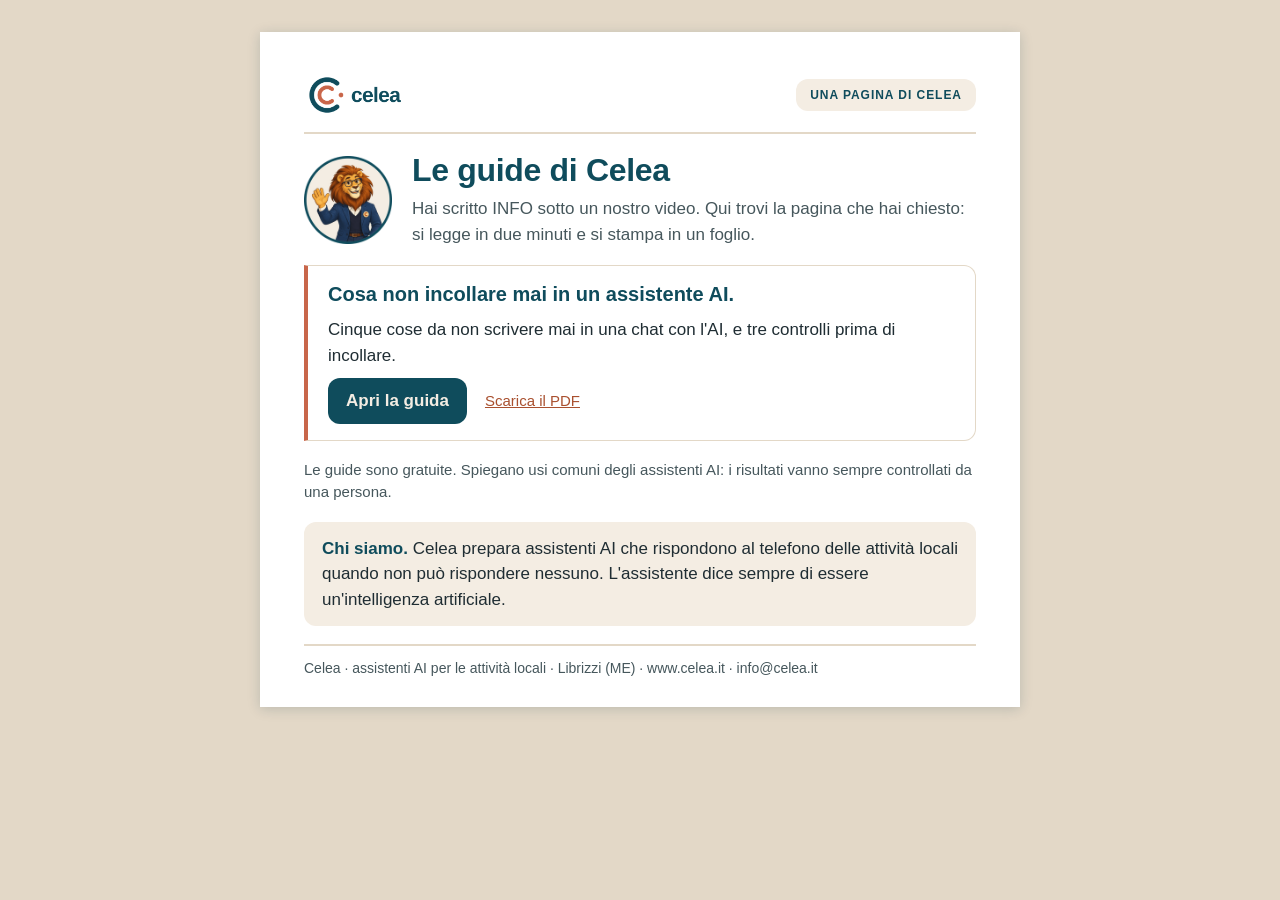
<file: guide/index.html>
<!doctype html>
<html lang="it"><head><meta charset="utf-8">
<meta name="viewport" content="width=device-width, initial-scale=1">
<meta name="robots" content="noindex">
<title>Le guide di Celea</title>
<style>
* { box-sizing: border-box; }
html, body { margin: 0; padding: 0; }
body { background: #E3D8C7; font-family: 'Source Sans 3', Helvetica, Arial, sans-serif; color: #1F2D33; font-size: 17px; line-height: 1.5; }
.foglio { max-width: 760px; margin: 32px auto; background: #FFFFFF; padding: 40px 44px 28px; box-shadow: 0 2px 12px rgba(10,52,64,.18); display: flex; flex-direction: column; gap: 18px; }
.testa { display: flex; align-items: center; justify-content: space-between; gap: 12px; flex-wrap: wrap; border-bottom: 2px solid #E3D8C7; padding-bottom: 14px; }
.testa img.logo { height: 46px; width: auto; }
.etichetta { font-family: Manrope, Helvetica, Arial, sans-serif; font-weight: 700; font-size: 12px; letter-spacing: .08em; text-transform: uppercase; color: #0F4C5C; background: #F4EDE3; border-radius: 12px; padding: 7px 14px; }
.titolo { display: flex; gap: 20px; align-items: center; }
.titolo img { width: 88px; height: 88px; flex: none; }
h1 { font-family: Manrope, Helvetica, Arial, sans-serif; font-weight: 800; font-size: 32px; line-height: 1.14; letter-spacing: -.01em; color: #0F4C5C; margin: 0; }
.sotto { color: #46575C; margin: 8px 0 0; }
.schede { display: grid; gap: 14px; }
.scheda { border: 1.5px solid #E3D8C7; border-left: 4px solid #C8664A; border-radius: 0 12px 12px 0; padding: 16px 20px; display: grid; gap: 10px; }
.scheda h2 { font-family: Manrope, Helvetica, Arial, sans-serif; font-weight: 700; font-size: 20px; line-height: 1.25; color: #0F4C5C; margin: 0; }
.scheda p { margin: 0; }
.azioni { display: flex; flex-wrap: wrap; align-items: center; gap: 8px 18px; }
.apri { display: inline-flex; align-items: center; min-height: 44px; padding: 10px 18px; border-radius: 12px; background: #0F4C5C; color: #F4EDE3; font-family: Manrope, Helvetica, Arial, sans-serif; font-weight: 700; text-decoration: none; }
.pdf { color: #A9502F; font-size: 15px; }
.riga { color: #46575C; font-size: 15px; margin: 0; }
.nota { background: #F4EDE3; border-radius: 12px; padding: 14px 18px; margin: 0; }
.nota b { color: #0F4C5C; }
.piede { border-top: 2px solid #E3D8C7; padding-top: 12px; color: #46575C; font-size: 14px; }
a:focus-visible { outline: 3px solid #A9502F; outline-offset: 3px; }
@media (max-width: 820px) { body { background: #fff; } .foglio { margin: 0; padding: 20px 16px; box-shadow: none; }
  .titolo img { width: 64px; height: 64px; } h1 { font-size: 26px; } }
@media print { body { background: #fff; } .foglio { box-shadow: none; margin: 0 auto; } }
</style></head>
<body><main class="foglio">
<header class="testa"><img class="logo" src="[data-uri]" alt="celea"><span class="etichetta">Una pagina di Celea</span></header>
<div class="titolo"><img src="[data-uri]" alt="Celeo, la mascotte di Celea"><div><h1>Le guide di Celea</h1>
<p class="sotto">Hai scritto INFO sotto un nostro video. Qui trovi la pagina che hai chiesto: si legge in due minuti e si stampa in un foglio.</p></div></div>
<div class="schede">
<section class="scheda"><h2>Cosa non incollare mai in un assistente AI.</h2><p>Cinque cose da non scrivere mai in una chat con l'AI, e tre controlli prima di incollare.</p>
<div class="azioni"><a class="apri" href="cosa-non-incollare/">Apri la guida</a><a class="pdf" href="cosa-non-incollare/Celea-guida-cosa-non-incollare.pdf">Scarica il PDF</a></div></section>
</div>
<p class="riga">Le guide sono gratuite. Spiegano usi comuni degli assistenti AI: i risultati vanno sempre controllati da una persona.</p>
<p class="nota"><b>Chi siamo.</b> Celea prepara assistenti AI che rispondono al telefono delle attività locali quando non può rispondere nessuno. L'assistente dice sempre di essere un'intelligenza artificiale.</p>
<footer class="piede">Celea · assistenti AI per le attività locali · Librizzi (ME) · www.celea.it · info@celea.it</footer>
</main></body></html>
</file>
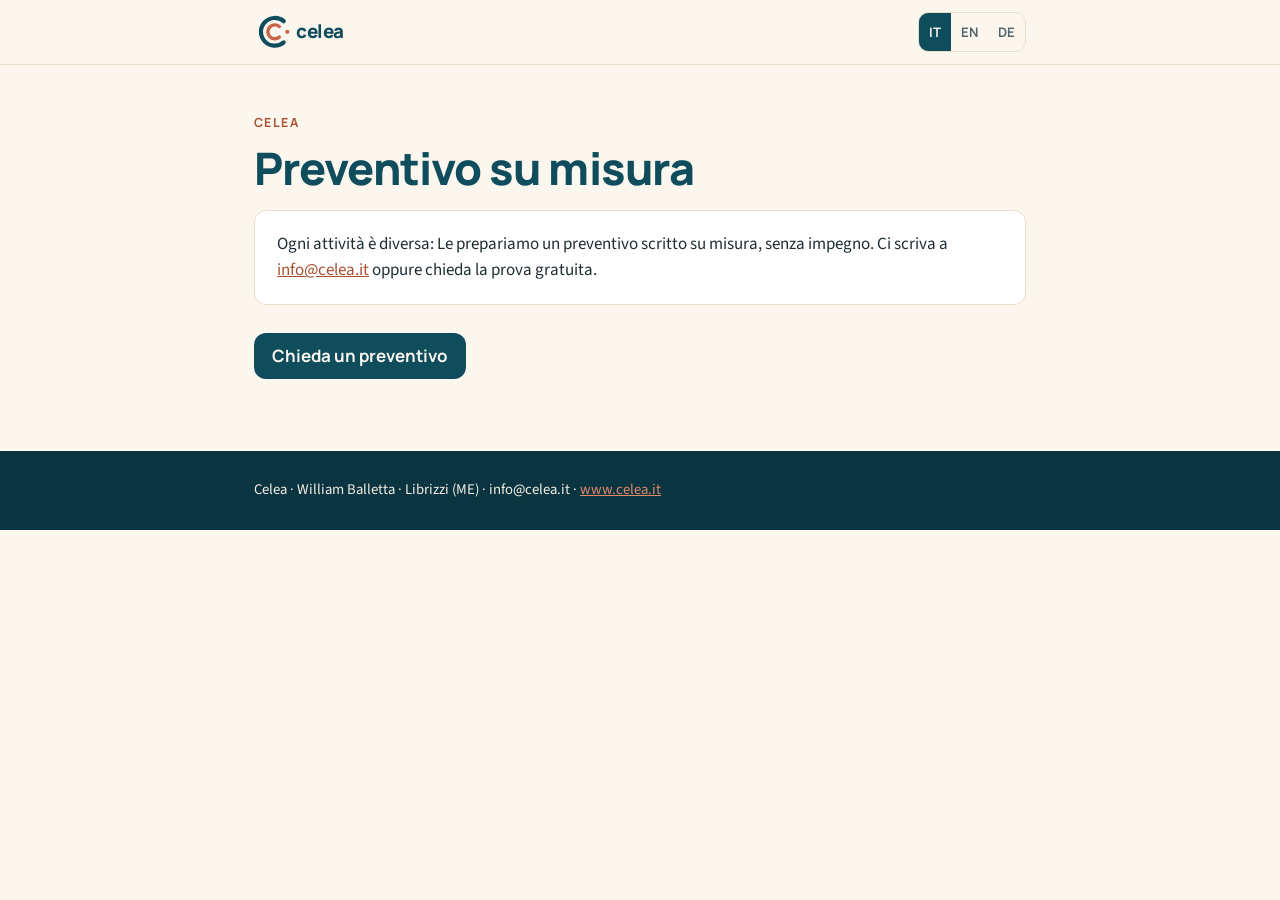
<file: listino/index.html>
<!doctype html>
<html lang="it">
<head>
<meta charset="utf-8">
<meta name="viewport" content="width=device-width,initial-scale=1,viewport-fit=cover">
<title>Preventivo su misura · Celea</title>
<meta name="description" content="Celea prepara per ogni attività un preventivo scritto su misura, senza impegno. Ci scriva a info@celea.it oppure chieda la prova gratuita.">
<meta name="robots" content="noindex,follow">
<link rel="canonical" href="https://www.celea.it/listino/">
<link rel="icon" href="data:image/svg+xml,%3Csvg xmlns='http://www.w3.org/2000/svg' viewBox='0 0 120 120'%3E%3Crect width='120' height='120' rx='26' fill='%230F4C5C'/%3E%3Cg transform='translate(14 12) scale(0.8)'%3E%3Cpath d='M85.71 90.64A40 40 0 1 1 85.71 29.36' fill='none' stroke='%23F4EDE3' stroke-width='12' stroke-linecap='round'/%3E%3Cpath d='M72.86 75.32A20 20 0 1 1 72.86 44.68' fill='none' stroke='%23E08A6A' stroke-width='10' stroke-linecap='round'/%3E%3Ccircle cx='96' cy='60' r='6' fill='%23E08A6A'/%3E%3C/g%3E%3C/svg%3E">
<meta name="theme-color" content="#0F4C5C">
<style>
/* Caratteri ospitati sul sito (nessun collegamento a Google Fonts); ripiego Helvetica/Arial. */
@font-face{font-family:"Manrope";src:url("../fonts/manrope-latin-wght-normal.woff2") format("woff2");font-weight:200 800;font-style:normal;font-display:swap;unicode-range:U+0000-00FF,U+0131,U+0152-0153,U+02BB-02BC,U+02C6,U+02DA,U+02DC,U+0304,U+0308,U+0329,U+2000-206F,U+20AC,U+2122,U+2191,U+2193,U+2212,U+2215,U+FEFF,U+FFFD}
@font-face{font-family:"Manrope";src:url("../fonts/manrope-latin-ext-wght-normal.woff2") format("woff2");font-weight:200 800;font-style:normal;font-display:swap;unicode-range:U+0100-02BA,U+02BD-02C5,U+02C7-02CC,U+02CE-02D7,U+02DD-02FF,U+0304,U+0308,U+0329,U+1D00-1DBF,U+1E00-1E9F,U+1EF2-1EFF,U+2020,U+20A0-20AB,U+20AD-20C0,U+2113,U+2C60-2C7F,U+A720-A7FF}
@font-face{font-family:"Source Sans 3";src:url("../fonts/source-sans-3-latin-wght-normal.woff2") format("woff2");font-weight:200 900;font-style:normal;font-display:swap;unicode-range:U+0000-00FF,U+0131,U+0152-0153,U+02BB-02BC,U+02C6,U+02DA,U+02DC,U+0304,U+0308,U+0329,U+2000-206F,U+20AC,U+2122,U+2191,U+2193,U+2212,U+2215,U+FEFF,U+FFFD}
@font-face{font-family:"Source Sans 3";src:url("../fonts/source-sans-3-latin-ext-wght-normal.woff2") format("woff2");font-weight:200 900;font-style:normal;font-display:swap;unicode-range:U+0100-02BA,U+02BD-02C5,U+02C7-02CC,U+02CE-02D7,U+02DD-02FF,U+0304,U+0308,U+0329,U+1D00-1DBF,U+1E00-1E9F,U+1EF2-1EFF,U+2020,U+20A0-20AB,U+20AD-20C0,U+2113,U+2C60-2C7F,U+A720-A7FF}
:root{--bg:#FBF7EF;--surface:#FFFFFF;--ink:#1F2D33;--muted:#56656A;--brand:#0F4C5C;--brand-ink:#FBF7EF;--deep:#0A3440;--accent:#C8664A;--accent-text:#A9502F;--line:#E9DFC9;--f-display:"Manrope",Helvetica,Arial,sans-serif;--f-body:"Source Sans 3",Helvetica,Arial,sans-serif;--r:12px}
@media (prefers-color-scheme:dark){:root:not([data-theme="light"]){--bg:#0A3440;--surface:#0F4C5C;--ink:#F4EDE3;--muted:#BCC8C7;--brand:#F4EDE3;--brand-ink:#0A3440;--deep:#072833;--accent:#E08A6A;--accent-text:#EDA083;--line:#22606F;color-scheme:dark}}
:root[data-theme="dark"]{--bg:#0A3440;--surface:#0F4C5C;--ink:#F4EDE3;--muted:#BCC8C7;--brand:#F4EDE3;--brand-ink:#0A3440;--deep:#072833;--accent:#E08A6A;--accent-text:#EDA083;--line:#22606F;color-scheme:dark}
*{box-sizing:border-box}
body{margin:0;background:var(--bg);color:var(--ink);font-family:var(--f-body);font-size:17px;line-height:1.55;overflow-x:hidden}
h1,h2{font-family:var(--f-display);letter-spacing:-.02em;line-height:1.15;color:var(--brand);margin:0;text-wrap:balance}
h1{font-size:clamp(1.9rem,6vw,2.8rem);font-weight:800}
h2{font-size:1.25rem;font-weight:700;margin-top:28px}
p,li{margin:0}
a{color:var(--accent-text)}
:focus-visible{outline:3px solid var(--accent-text);outline-offset:3px;border-radius:6px}
.wrap{max-width:820px;margin-inline:auto;padding-inline:24px}
.top{position:sticky;top:0;z-index:5;background:color-mix(in srgb,var(--bg) 92%,transparent);backdrop-filter:blur(8px);border-bottom:1px solid var(--line)}
.top .wrap{display:flex;align-items:center;justify-content:space-between;gap:12px;min-height:64px}
.logo{display:block;width:118px;height:auto}
.lang{display:inline-flex;border:1.5px solid var(--line);border-radius:10px;overflow:hidden}
.lang button{appearance:none;border:0;background:transparent;color:var(--muted);font-family:var(--f-display);font-weight:700;font-size:.82rem;padding:8px 10px;min-height:38px;cursor:pointer}
.lang button[aria-pressed="true"]{background:var(--brand);color:var(--brand-ink)}
main{padding-block:48px 72px}
.eyebrow{font-family:var(--f-display);font-size:.78rem;font-weight:700;letter-spacing:.12em;text-transform:uppercase;color:var(--accent-text);margin-bottom:10px}
.meta{color:var(--muted);font-size:.95rem;margin-top:10px}
.box{background:var(--surface);border:1px solid var(--line);border-radius:var(--r);padding:20px 22px;margin-top:16px;display:grid;gap:10px}
ul{padding-left:20px;display:grid;gap:6px}
.back{display:inline-flex;align-items:center;min-height:44px;margin-top:28px;padding:10px 18px;border-radius:var(--r);background:var(--brand);color:var(--brand-ink);font-family:var(--f-display);font-weight:700;text-decoration:none}
footer{background:var(--deep);color:#F4EDE3;padding-block:28px;font-size:.92rem}
footer a{color:#E08A6A}
[hidden]{display:none!important}
</style>
</head>
<body>
<header class="top">
  <div class="wrap">
    <a href="../" aria-label="Celea, torna alla pagina principale"><svg class="logo" viewBox="0 0 340 120" role="img" aria-label="celea"><path d="M85.71 90.64A40 40 0 1 1 85.71 29.36" fill="none" stroke="var(--brand)" stroke-width="12" stroke-linecap="round"/><path d="M72.86 75.32A20 20 0 1 1 72.86 44.68" fill="none" stroke="var(--accent)" stroke-width="10" stroke-linecap="round"/><circle cx="96" cy="60" r="6" fill="var(--accent)"/><text x="122" y="78" font-size="54" font-weight="800" letter-spacing="-1.5" fill="var(--brand)" style="font-family:Manrope,Helvetica,Arial,sans-serif">celea</text></svg></a>
    <div class="lang" role="group" aria-label="Lingua / Language / Sprache">
      <button type="button" data-lang="it" aria-pressed="true" lang="it">IT</button><button type="button" data-lang="en" aria-pressed="false" lang="en">EN</button><button type="button" data-lang="de" aria-pressed="false" lang="de">DE</button>
    </div>
  </div>
</header>

<main>
<div class="wrap">
<!-- Pagina /listino/ dal 19/11/2026 (d20261119-william-prova-10-giorni-niente-prezzi-pubblici): nessun prezzo in pubblico.
     L'indirizzo resta perché è scritto su brochure e materiali. Il listino con i prezzi è nel ramo con-prezzi-2026-11-19. -->
<section data-lang-block="it">
  <p class="eyebrow">Celea</p>
  <h1>Preventivo su misura</h1>
  <div class="box"><p>Ogni attività è diversa: Le prepariamo un preventivo scritto su misura, senza impegno. Ci scriva a <a href="mailto:info@celea.it">info@celea.it</a> oppure chieda la prova gratuita.</p></div>
  <a class="back" href="../#contatti">Chieda un preventivo</a>
</section>

<section data-lang-block="en" hidden lang="en">
  <p class="eyebrow">Celea</p>
  <h1>Tailored quote</h1>
  <div class="box"><p>Every business is different: we prepare a written, tailored quote with no obligation. Write to <a href="mailto:info@celea.it">info@celea.it</a> or ask for the free trial.</p></div>
  <a class="back" href="../#en">Ask for a quote</a>
</section>

<section data-lang-block="de" hidden lang="de">
  <p class="eyebrow">Celea</p>
  <h1>Angebot nach Maß</h1>
  <div class="box"><p>Jeder Betrieb ist anders: Wir erstellen Ihnen ein schriftliches, unverbindliches Angebot nach Maß. Schreiben Sie an <a href="mailto:info@celea.it">info@celea.it</a> oder fragen Sie den kostenlosen Test an.</p></div>
  <a class="back" href="../#de">Angebot anfragen</a>
</section>

</div>
</main>

<footer><div class="wrap">Celea · William Balletta · Librizzi (ME) · info@celea.it · <a href="../">www.celea.it</a></div></footer>

<script>
(function(){
  var T={it:"Preventivo su misura · Celea",en:"Tailored quote · Celea",de:"Angebot nach Maß · Celea"};
  function apply(l,user){
    l=(l==="en"||l==="de")?l:"it";
    document.documentElement.lang=l; document.title=T[l];
    document.querySelectorAll("[data-lang-block]").forEach(function(s){ s.hidden=s.dataset.langBlock!==l; });
    document.querySelectorAll("[data-lang]").forEach(function(b){ b.setAttribute("aria-pressed", b.dataset.lang===l?"true":"false"); });
    if(user){ try{ localStorage.setItem("celea-lang", l); }catch(e){} }
  }
  document.querySelectorAll("[data-lang]").forEach(function(b){ b.addEventListener("click", function(){ apply(b.dataset.lang, true); }); });
  var saved=null; try{ saved=localStorage.getItem("celea-lang"); }catch(e){}
  var asked=null; try{ var m=(location.search+location.hash).match(/(?:lang=|#)(en|it|de)\b/); if(m) asked=m[1]; }catch(e){}
  apply(asked||saved||"it", false);
})();
</script>
</body>
</html>
</file>
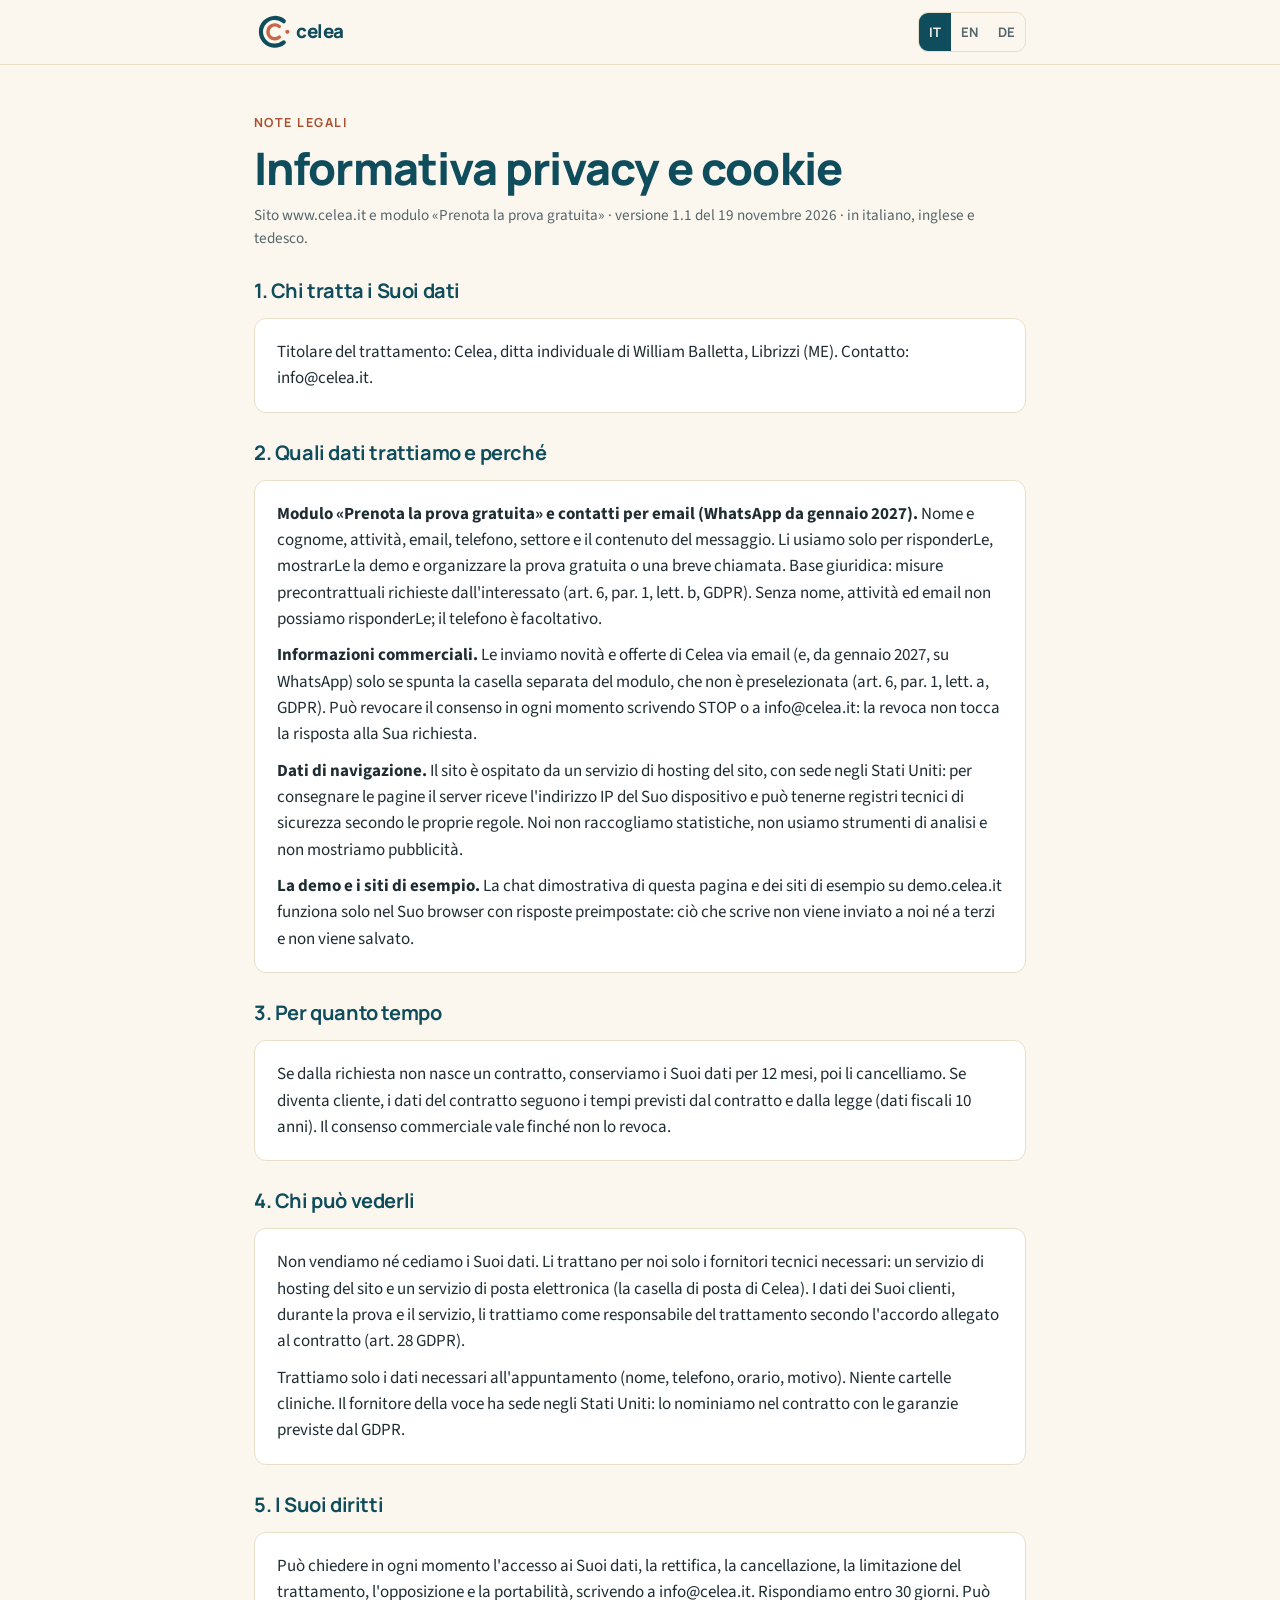
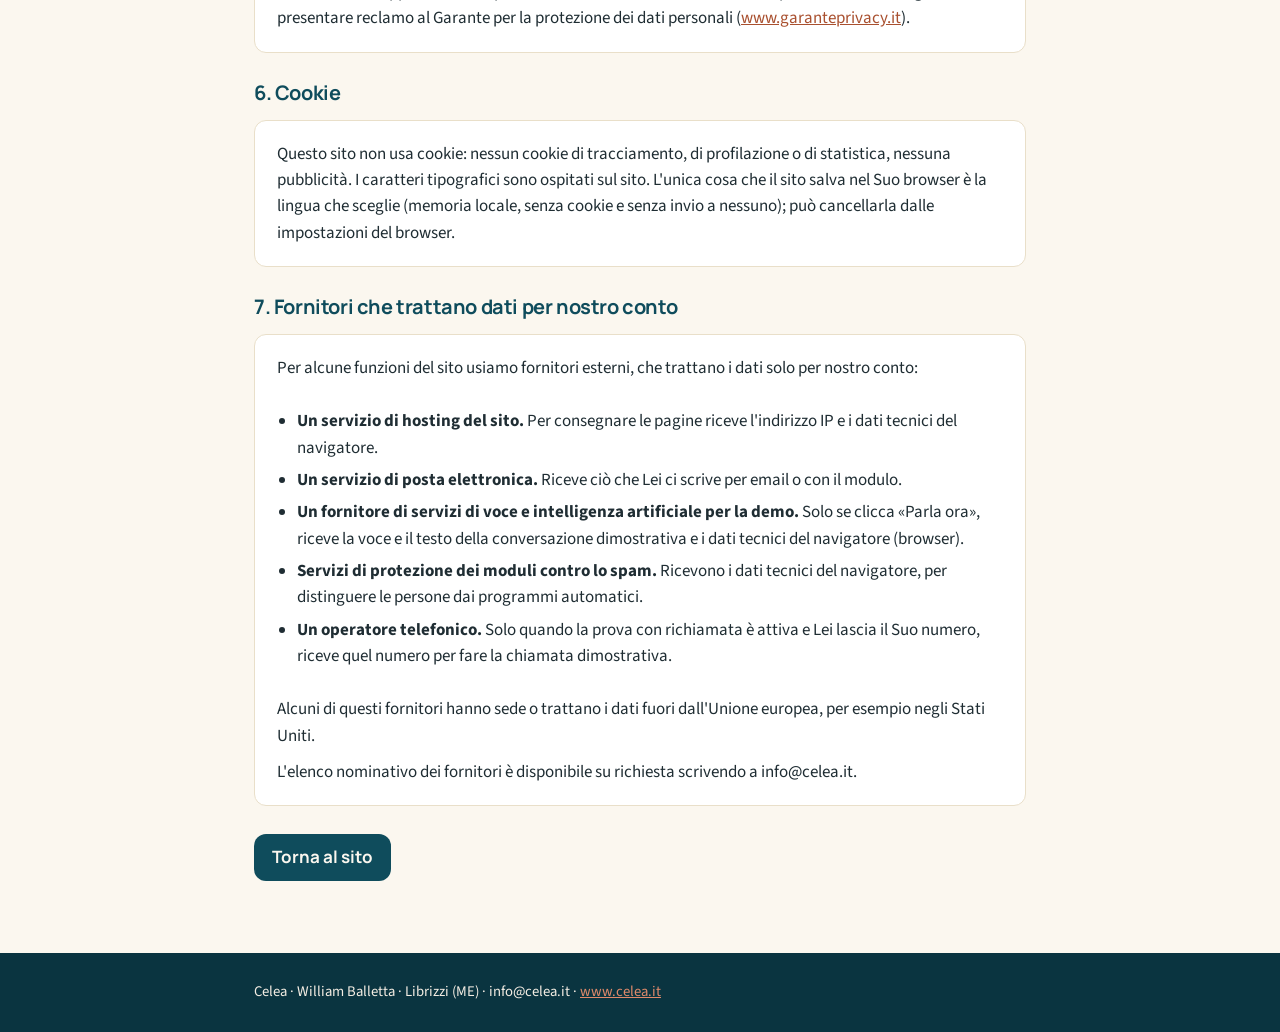
<file: privacy/index.html>
<!doctype html>
<html lang="it">
<head>
<meta charset="utf-8">
<meta name="viewport" content="width=device-width,initial-scale=1,viewport-fit=cover">
<title>Informativa privacy · Celea</title>
<meta name="description" content="Informativa privacy e cookie del sito www.celea.it e del modulo «Prenota la prova gratuita»: quali dati trattiamo, perché, per quanto tempo, i Suoi diritti. Nessun cookie di tracciamento.">
<meta name="robots" content="noindex,follow">
<link rel="canonical" href="https://www.celea.it/privacy/">
<link rel="icon" href="data:image/svg+xml,%3Csvg xmlns='http://www.w3.org/2000/svg' viewBox='0 0 120 120'%3E%3Crect width='120' height='120' rx='26' fill='%230F4C5C'/%3E%3Cg transform='translate(14 12) scale(0.8)'%3E%3Cpath d='M85.71 90.64A40 40 0 1 1 85.71 29.36' fill='none' stroke='%23F4EDE3' stroke-width='12' stroke-linecap='round'/%3E%3Cpath d='M72.86 75.32A20 20 0 1 1 72.86 44.68' fill='none' stroke='%23E08A6A' stroke-width='10' stroke-linecap='round'/%3E%3Ccircle cx='96' cy='60' r='6' fill='%23E08A6A'/%3E%3C/g%3E%3C/svg%3E">
<meta name="theme-color" content="#0F4C5C">
<style>
/* Caratteri ospitati sul sito (nessun collegamento a Google Fonts); ripiego Helvetica/Arial. */
@font-face{font-family:"Manrope";src:url("../fonts/manrope-latin-wght-normal.woff2") format("woff2");font-weight:200 800;font-style:normal;font-display:swap;unicode-range:U+0000-00FF,U+0131,U+0152-0153,U+02BB-02BC,U+02C6,U+02DA,U+02DC,U+0304,U+0308,U+0329,U+2000-206F,U+20AC,U+2122,U+2191,U+2193,U+2212,U+2215,U+FEFF,U+FFFD}
@font-face{font-family:"Manrope";src:url("../fonts/manrope-latin-ext-wght-normal.woff2") format("woff2");font-weight:200 800;font-style:normal;font-display:swap;unicode-range:U+0100-02BA,U+02BD-02C5,U+02C7-02CC,U+02CE-02D7,U+02DD-02FF,U+0304,U+0308,U+0329,U+1D00-1DBF,U+1E00-1E9F,U+1EF2-1EFF,U+2020,U+20A0-20AB,U+20AD-20C0,U+2113,U+2C60-2C7F,U+A720-A7FF}
@font-face{font-family:"Source Sans 3";src:url("../fonts/source-sans-3-latin-wght-normal.woff2") format("woff2");font-weight:200 900;font-style:normal;font-display:swap;unicode-range:U+0000-00FF,U+0131,U+0152-0153,U+02BB-02BC,U+02C6,U+02DA,U+02DC,U+0304,U+0308,U+0329,U+2000-206F,U+20AC,U+2122,U+2191,U+2193,U+2212,U+2215,U+FEFF,U+FFFD}
@font-face{font-family:"Source Sans 3";src:url("../fonts/source-sans-3-latin-ext-wght-normal.woff2") format("woff2");font-weight:200 900;font-style:normal;font-display:swap;unicode-range:U+0100-02BA,U+02BD-02C5,U+02C7-02CC,U+02CE-02D7,U+02DD-02FF,U+0304,U+0308,U+0329,U+1D00-1DBF,U+1E00-1E9F,U+1EF2-1EFF,U+2020,U+20A0-20AB,U+20AD-20C0,U+2113,U+2C60-2C7F,U+A720-A7FF}
:root{--bg:#FBF7EF;--surface:#FFFFFF;--ink:#1F2D33;--muted:#56656A;--brand:#0F4C5C;--brand-ink:#FBF7EF;--deep:#0A3440;--accent:#C8664A;--accent-text:#A9502F;--line:#E9DFC9;--f-display:"Manrope",Helvetica,Arial,sans-serif;--f-body:"Source Sans 3",Helvetica,Arial,sans-serif;--r:12px}
@media (prefers-color-scheme:dark){:root:not([data-theme="light"]){--bg:#0A3440;--surface:#0F4C5C;--ink:#F4EDE3;--muted:#BCC8C7;--brand:#F4EDE3;--brand-ink:#0A3440;--deep:#072833;--accent:#E08A6A;--accent-text:#EDA083;--line:#22606F;color-scheme:dark}}
:root[data-theme="dark"]{--bg:#0A3440;--surface:#0F4C5C;--ink:#F4EDE3;--muted:#BCC8C7;--brand:#F4EDE3;--brand-ink:#0A3440;--deep:#072833;--accent:#E08A6A;--accent-text:#EDA083;--line:#22606F;color-scheme:dark}
*{box-sizing:border-box}
body{margin:0;background:var(--bg);color:var(--ink);font-family:var(--f-body);font-size:17px;line-height:1.55;overflow-x:hidden}
h1,h2{font-family:var(--f-display);letter-spacing:-.02em;line-height:1.15;color:var(--brand);margin:0;text-wrap:balance}
h1{font-size:clamp(1.9rem,6vw,2.8rem);font-weight:800}
h2{font-size:1.25rem;font-weight:700;margin-top:28px}
p,li{margin:0}
a{color:var(--accent-text)}
:focus-visible{outline:3px solid var(--accent-text);outline-offset:3px;border-radius:6px}
.wrap{max-width:820px;margin-inline:auto;padding-inline:24px}
.top{position:sticky;top:0;z-index:5;background:color-mix(in srgb,var(--bg) 92%,transparent);backdrop-filter:blur(8px);border-bottom:1px solid var(--line)}
.top .wrap{display:flex;align-items:center;justify-content:space-between;gap:12px;min-height:64px}
.logo{display:block;width:118px;height:auto}
.lang{display:inline-flex;border:1.5px solid var(--line);border-radius:10px;overflow:hidden}
.lang button{appearance:none;border:0;background:transparent;color:var(--muted);font-family:var(--f-display);font-weight:700;font-size:.82rem;padding:8px 10px;min-height:38px;cursor:pointer}
.lang button[aria-pressed="true"]{background:var(--brand);color:var(--brand-ink)}
main{padding-block:48px 72px}
.eyebrow{font-family:var(--f-display);font-size:.78rem;font-weight:700;letter-spacing:.12em;text-transform:uppercase;color:var(--accent-text);margin-bottom:10px}
.meta{color:var(--muted);font-size:.95rem;margin-top:10px}
.box{background:var(--surface);border:1px solid var(--line);border-radius:var(--r);padding:20px 22px;margin-top:16px;display:grid;gap:10px}
ul{padding-left:20px;display:grid;gap:6px}
.back{display:inline-flex;align-items:center;min-height:44px;margin-top:28px;padding:10px 18px;border-radius:var(--r);background:var(--brand);color:var(--brand-ink);font-family:var(--f-display);font-weight:700;text-decoration:none}
footer{background:var(--deep);color:#F4EDE3;padding-block:28px;font-size:.92rem}
footer a{color:#E08A6A}
[hidden]{display:none!important}
</style>
</head>
<body>
<header class="top">
  <div class="wrap">
    <a href="../" aria-label="Celea, torna alla pagina principale"><svg class="logo" viewBox="0 0 340 120" role="img" aria-label="celea"><path d="M85.71 90.64A40 40 0 1 1 85.71 29.36" fill="none" stroke="var(--brand)" stroke-width="12" stroke-linecap="round"/><path d="M72.86 75.32A20 20 0 1 1 72.86 44.68" fill="none" stroke="var(--accent)" stroke-width="10" stroke-linecap="round"/><circle cx="96" cy="60" r="6" fill="var(--accent)"/><text x="122" y="78" font-size="54" font-weight="800" letter-spacing="-1.5" fill="var(--brand)" style="font-family:Manrope,Helvetica,Arial,sans-serif">celea</text></svg></a>
    <div class="lang" role="group" aria-label="Lingua / Language / Sprache">
      <button type="button" data-lang="it" aria-pressed="true" lang="it">IT</button><button type="button" data-lang="en" aria-pressed="false" lang="en">EN</button><button type="button" data-lang="de" aria-pressed="false" lang="de">DE</button>
    </div>
  </div>
</header>

<main>
<div class="wrap">

<section data-lang-block="it">
  <p class="eyebrow">Note legali</p>
  <h1>Informativa privacy e cookie</h1>
  <p class="meta">Sito www.celea.it e modulo «Prenota la prova gratuita» · versione 1.1 del 19 novembre 2026 · in italiano, inglese e tedesco.</p>

  <h2>1. Chi tratta i Suoi dati</h2>
  <div class="box"><p>Titolare del trattamento: Celea, ditta individuale di William Balletta, Librizzi (ME). Contatto: info@celea.it.</p></div>

  <h2>2. Quali dati trattiamo e perché</h2>
  <div class="box">
    <p><b>Modulo «Prenota la prova gratuita» e contatti per email (WhatsApp da gennaio 2027).</b> Nome e cognome, attività, email, telefono, settore e il contenuto del messaggio. Li usiamo solo per risponderLe, mostrarLe la demo e organizzare la prova gratuita o una breve chiamata. Base giuridica: misure precontrattuali richieste dall'interessato (art. 6, par. 1, lett. b, GDPR). Senza nome, attività ed email non possiamo risponderLe; il telefono è facoltativo.</p>
    <p><b>Informazioni commerciali.</b> Le inviamo novità e offerte di Celea via email (e, da gennaio 2027, su WhatsApp) solo se spunta la casella separata del modulo, che non è preselezionata (art. 6, par. 1, lett. a, GDPR). Può revocare il consenso in ogni momento scrivendo STOP o a info@celea.it: la revoca non tocca la risposta alla Sua richiesta.</p>
    <p><b>Dati di navigazione.</b> Il sito è ospitato da un servizio di hosting del sito, con sede negli Stati Uniti: per consegnare le pagine il server riceve l'indirizzo IP del Suo dispositivo e può tenerne registri tecnici di sicurezza secondo le proprie regole. Noi non raccogliamo statistiche, non usiamo strumenti di analisi e non mostriamo pubblicità.</p>
    <p><b>La demo e i siti di esempio.</b> La chat dimostrativa di questa pagina e dei siti di esempio su demo.celea.it funziona solo nel Suo browser con risposte preimpostate: ciò che scrive non viene inviato a noi né a terzi e non viene salvato.</p>
  </div>

  <h2>3. Per quanto tempo</h2>
  <div class="box"><p>Se dalla richiesta non nasce un contratto, conserviamo i Suoi dati per 12 mesi, poi li cancelliamo. Se diventa cliente, i dati del contratto seguono i tempi previsti dal contratto e dalla legge (dati fiscali 10 anni). Il consenso commerciale vale finché non lo revoca.</p></div>

  <h2>4. Chi può vederli</h2>
  <div class="box"><p>Non vendiamo né cediamo i Suoi dati. Li trattano per noi solo i fornitori tecnici necessari: un servizio di hosting del sito e un servizio di posta elettronica (la casella di posta di Celea). I dati dei Suoi clienti, durante la prova e il servizio, li trattiamo come responsabile del trattamento secondo l'accordo allegato al contratto (art. 28 GDPR).</p><p>Trattiamo solo i dati necessari all'appuntamento (nome, telefono, orario, motivo). Niente cartelle cliniche. Il fornitore della voce ha sede negli Stati Uniti: lo nominiamo nel contratto con le garanzie previste dal GDPR.</p></div>

  <h2>5. I Suoi diritti</h2>
  <div class="box"><p>Può chiedere in ogni momento l'accesso ai Suoi dati, la rettifica, la cancellazione, la limitazione del trattamento, l'opposizione e la portabilità, scrivendo a info@celea.it. Rispondiamo entro 30 giorni. Può presentare reclamo al Garante per la protezione dei dati personali (<a href="https://www.garanteprivacy.it" rel="noopener">www.garanteprivacy.it</a>).</p></div>

  <h2>6. Cookie</h2>
  <div class="box"><p>Questo sito non usa cookie: nessun cookie di tracciamento, di profilazione o di statistica, nessuna pubblicità. I caratteri tipografici sono ospitati sul sito. L'unica cosa che il sito salva nel Suo browser è la lingua che sceglie (memoria locale, senza cookie e senza invio a nessuno); può cancellarla dalle impostazioni del browser.</p></div>

  <h2>7. Fornitori che trattano dati per nostro conto</h2>
  <div class="box" data-sezione="fornitori">
    <p>Per alcune funzioni del sito usiamo fornitori esterni, che trattano i dati solo per nostro conto:</p>
    <ul>
      <li><b>Un servizio di hosting del sito.</b> Per consegnare le pagine riceve l'indirizzo IP e i dati tecnici del navigatore.</li>
      <li><b>Un servizio di posta elettronica.</b> Riceve ciò che Lei ci scrive per email o con il modulo.</li>
      <li><b>Un fornitore di servizi di voce e intelligenza artificiale per la demo.</b> Solo se clicca «Parla ora», riceve la voce e il testo della conversazione dimostrativa e i dati tecnici del navigatore (browser).</li>
      <li><b>Servizi di protezione dei moduli contro lo spam.</b> Ricevono i dati tecnici del navigatore, per distinguere le persone dai programmi automatici.</li>
      <li><b>Un operatore telefonico.</b> Solo quando la prova con richiamata è attiva e Lei lascia il Suo numero, riceve quel numero per fare la chiamata dimostrativa.</li>
    </ul>
    <p>Alcuni di questi fornitori hanno sede o trattano i dati fuori dall'Unione europea, per esempio negli Stati Uniti.</p>
    <p>L'elenco nominativo dei fornitori è disponibile su richiesta scrivendo a info@celea.it.</p>
  </div>

  <a class="back" href="../">Torna al sito</a>
</section>

<section data-lang-block="en" hidden lang="en">
  <p class="eyebrow">Legal</p>
  <h1>Privacy and cookie notice</h1>
  <p class="meta">Website www.celea.it and the «Book your free trial» form · version 1.1 of 19 November 2026 · in Italian, English and German.</p>

  <h2>1. Who processes your data</h2>
  <div class="box"><p>Data controller: Celea, sole proprietorship of William Balletta, Librizzi (ME), Italy. Contact: info@celea.it.</p></div>

  <h2>2. What data we process and why</h2>
  <div class="box">
    <p><b>«Book your free trial» form and contacts by email (WhatsApp from January 2027).</b> Full name, business, email, phone, sector and the content of your message. We use them only to reply to you, show you the demo and organise the free trial or a short call. Legal basis: pre-contractual steps at your request (Art. 6(1)(b) GDPR). Without name, business and email we cannot reply; the phone number is optional.</p>
    <p><b>Commercial information.</b> We send you Celea news and offers by email (and, from January 2027, on WhatsApp) only if you tick the separate box in the form, which is not pre-ticked (Art. 6(1)(a) GDPR). You can withdraw your consent at any time by writing STOP or emailing info@celea.it: withdrawing it does not affect the reply to your request.</p>
    <p><b>Browsing data.</b> The site is hosted by a website hosting service based in the United States: to deliver the pages the server receives your device's IP address and may keep technical security logs under its own rules. We collect no statistics, use no analytics tools and show no advertising.</p>
    <p><b>The demo and the sample websites.</b> The demo chat on this site and on the sample websites at demo.celea.it runs only in your browser with pre-set replies: what you type is not sent to us or to third parties and is not saved.</p>
  </div>

  <h2>3. For how long</h2>
  <div class="box"><p>If no contract follows your request, we keep your data for 12 months and then delete it. If you become a customer, contract data follows the terms of the contract and the law (tax data 10 years). Marketing consent lasts until you withdraw it.</p></div>

  <h2>4. Who can see it</h2>
  <div class="box"><p>We do not sell or pass on your data. Only the technical providers we need process it for us: a website hosting service and an email service (Celea's mailbox). Your customers' data, during the trial and the service, is processed by us as data processor under the agreement annexed to the contract (Art. 28 GDPR).</p><p>We only process the data needed for the appointment (name, phone number, time, reason). No medical records. The voice provider is based in the United States: we name it in the contract, with the safeguards required by the GDPR.</p></div>

  <h2>5. Your rights</h2>
  <div class="box"><p>At any time you can request access to your data, rectification, erasure, restriction of processing, objection and portability by writing to info@celea.it. We reply within 30 days. You can lodge a complaint with the Italian Data Protection Authority (<a href="https://www.garanteprivacy.it" rel="noopener">www.garanteprivacy.it</a>).</p></div>

  <h2>6. Cookies</h2>
  <div class="box"><p>This site uses no cookies: no tracking, profiling or analytics cookies and no advertising. Fonts are hosted on the site. The only thing the site stores in your browser is the language you choose (local storage, no cookies, sent to no one); you can delete it from your browser settings.</p></div>

  <h2>7. Providers that process data on our behalf</h2>
  <div class="box" data-sezione="fornitori">
    <p>For some functions of the site we use external providers, which process data only on our behalf:</p>
    <ul>
      <li><b>A website hosting service.</b> To deliver the pages it receives the IP address and the technical data of your browser.</li>
      <li><b>An email service.</b> It receives what you write to us by email or through the form.</li>
      <li><b>A voice and artificial intelligence service provider for the demo.</b> Only if you click “Talk now”, it receives the voice and text of the demo conversation and the technical data of your browser.</li>
      <li><b>Services that protect forms against spam.</b> They receive the technical data of your browser, to tell people from automated programs.</li>
      <li><b>A telephone carrier.</b> Only when the call-back trial is active and you leave your number, it receives that number to make the demo call.</li>
    </ul>
    <p>Some of these providers are based or process data outside the European Union, for example in the United States.</p>
    <p>The list of providers by name is available on request by writing to info@celea.it.</p>
  </div>

  <a class="back" href="../#en">Back to the site</a>
</section>

<section data-lang-block="de" hidden lang="de">
  <p class="eyebrow">Rechtliches</p>
  <h1>Datenschutz- und Cookie-Hinweise</h1>
  <p class="meta">Website www.celea.it und Formular «Kostenlose Testphase buchen» · Version 1.1 vom 19. November 2026 · auf Italienisch, Englisch und Deutsch.</p>

  <h2>1. Wer Ihre Daten verarbeitet</h2>
  <div class="box"><p>Verantwortlicher: Celea, Einzelunternehmen von William Balletta, Librizzi (ME), Italien. Kontakt: info@celea.it.</p></div>

  <h2>2. Welche Daten wir verarbeiten und warum</h2>
  <div class="box">
    <p><b>Formular «Kostenlose Testphase buchen» und Kontakt per E-Mail (WhatsApp ab Januar 2027).</b> Vor- und Nachname, Betrieb, E-Mail, Telefon, Branche und der Inhalt Ihrer Nachricht. Wir nutzen sie nur, um Ihnen zu antworten, die Demo zu zeigen und die kostenlose Testphase oder ein kurzes Gespräch zu organisieren. Rechtsgrundlage: vorvertragliche Maßnahmen auf Ihre Anfrage (Art. 6 Abs. 1 lit. b DSGVO). Ohne Name, Betrieb und E-Mail können wir nicht antworten; die Telefonnummer ist freiwillig.</p>
    <p><b>Werbeinformationen.</b> Neuigkeiten und Angebote von Celea senden wir Ihnen per E-Mail (und ab Januar 2027 per WhatsApp) nur, wenn Sie das gesonderte, nicht vorangekreuzte Kästchen im Formular anhaken (Art. 6 Abs. 1 lit. a DSGVO). Sie können die Einwilligung jederzeit mit STOP oder per E-Mail an info@celea.it widerrufen; der Widerruf berührt die Antwort auf Ihre Anfrage nicht.</p>
    <p><b>Nutzungsdaten.</b> Die Website wird von einem Hosting-Dienst mit Sitz in den USA gehostet: Um die Seiten auszuliefern, erhält der Server die IP-Adresse Ihres Geräts und kann nach eigenen Regeln technische Sicherheitsprotokolle führen. Wir erheben keine Statistiken, nutzen keine Analysetools und zeigen keine Werbung.</p>
    <p><b>Die Demo und die Beispiel-Websites.</b> Der Demo-Chat auf dieser Website und auf den Beispiel-Websites unter demo.celea.it läuft nur in Ihrem Browser mit vorbereiteten Antworten: Was Sie schreiben, wird weder an uns noch an Dritte gesendet und nicht gespeichert.</p>
  </div>

  <h2>3. Wie lange</h2>
  <div class="box"><p>Kommt aus Ihrer Anfrage kein Vertrag zustande, bewahren wir Ihre Daten 12 Monate auf und löschen sie dann. Werden Sie Kunde, gelten für die Vertragsdaten die Fristen des Vertrags und des Gesetzes (Steuerdaten 10 Jahre). Die Werbeeinwilligung gilt bis zum Widerruf.</p></div>

  <h2>4. Wer sie sehen kann</h2>
  <div class="box"><p>Wir verkaufen Ihre Daten nicht und geben sie nicht weiter. Nur die nötigen technischen Dienstleister verarbeiten sie für uns: ein Hosting-Dienst für die Website und ein E-Mail-Dienst (das Postfach von Celea). Die Daten Ihrer Kunden verarbeiten wir während Testphase und Dienst als Auftragsverarbeiter gemäß der dem Vertrag beigefügten Vereinbarung (Art. 28 DSGVO).</p><p>Wir verarbeiten nur die für den Termin nötigen Daten (Name, Telefonnummer, Uhrzeit, Anlass). Keine Patientenakten. Der Anbieter der Sprachfunktion hat seinen Sitz in den USA: Wir nennen ihn im Vertrag, mit den von der DSGVO vorgesehenen Garantien.</p></div>

  <h2>5. Ihre Rechte</h2>
  <div class="box"><p>Sie können jederzeit Auskunft, Berichtigung, Löschung, Einschränkung der Verarbeitung, Widerspruch und Datenübertragbarkeit verlangen, indem Sie an info@celea.it schreiben. Wir antworten innerhalb von 30 Tagen. Sie können Beschwerde bei der italienischen Datenschutzbehörde einlegen (<a href="https://www.garanteprivacy.it" rel="noopener">www.garanteprivacy.it</a>).</p></div>

  <h2>6. Cookies</h2>
  <div class="box"><p>Diese Website verwendet keine Cookies: keine Tracking-, Profiling- oder Statistik-Cookies und keine Werbung. Die Schriftarten werden auf der Website selbst bereitgestellt. Das Einzige, was die Website in Ihrem Browser speichert, ist die gewählte Sprache (lokaler Speicher, ohne Cookies, an niemanden gesendet); Sie können sie in den Browsereinstellungen löschen.</p></div>

  <h2>7. Dienstleister, die Daten in unserem Auftrag verarbeiten</h2>
  <div class="box" data-sezione="fornitori">
    <p>Für einige Funktionen der Website nutzen wir externe Dienstleister, die Daten nur in unserem Auftrag verarbeiten:</p>
    <ul>
      <li><b>Ein Hosting-Dienst für die Website.</b> Um die Seiten auszuliefern, erhält er die IP-Adresse und die technischen Daten Ihres Browsers.</li>
      <li><b>Ein E-Mail-Dienst.</b> Er erhält, was Sie uns per E-Mail oder über das Formular schreiben.</li>
      <li><b>Ein Dienstleister für Sprach- und KI-Dienste für die Demo.</b> Nur wenn Sie auf „Jetzt sprechen“ klicken, erhält er Stimme und Text des Demo-Gesprächs sowie die technischen Daten Ihres Browsers.</li>
      <li><b>Dienste, die Formulare vor Spam schützen.</b> Sie erhalten die technischen Daten Ihres Browsers, um Menschen von automatischen Programmen zu unterscheiden.</li>
      <li><b>Ein Telefonanbieter.</b> Nur wenn der Test mit Rückruf aktiv ist und Sie Ihre Nummer hinterlassen, erhält er diese Nummer für den Demo-Anruf.</li>
    </ul>
    <p>Einige dieser Dienstleister haben ihren Sitz außerhalb der Europäischen Union oder verarbeiten Daten dort, zum Beispiel in den USA.</p>
    <p>Die namentliche Liste der Dienstleister erhalten Sie auf Anfrage unter info@celea.it.</p>
  </div>

  <a class="back" href="../#de">Zurück zur Website</a>
</section>

</div>
</main>

<footer><div class="wrap">Celea · William Balletta · Librizzi (ME) · info@celea.it · <a href="../">www.celea.it</a></div></footer>

<script>
(function(){
  var T={it:"Informativa privacy · Celea",en:"Privacy notice · Celea",de:"Datenschutzhinweise · Celea"};
  function apply(l,user){
    l=(l==="en"||l==="de")?l:"it";
    document.documentElement.lang=l; document.title=T[l];
    document.querySelectorAll("[data-lang-block]").forEach(function(s){ s.hidden=s.dataset.langBlock!==l; });
    document.querySelectorAll("[data-lang]").forEach(function(b){ b.setAttribute("aria-pressed", b.dataset.lang===l?"true":"false"); });
    if(user){ try{ localStorage.setItem("celea-lang", l); }catch(e){} }
  }
  document.querySelectorAll("[data-lang]").forEach(function(b){ b.addEventListener("click", function(){ apply(b.dataset.lang, true); }); });
  var saved=null; try{ saved=localStorage.getItem("celea-lang"); }catch(e){}
  var asked=null; try{ var m=(location.search+location.hash).match(/(?:lang=|#)(en|it|de)\b/); if(m) asked=m[1]; }catch(e){}
  apply(asked||saved||"it", false);
})();
</script>
</body>
</html>
</file>
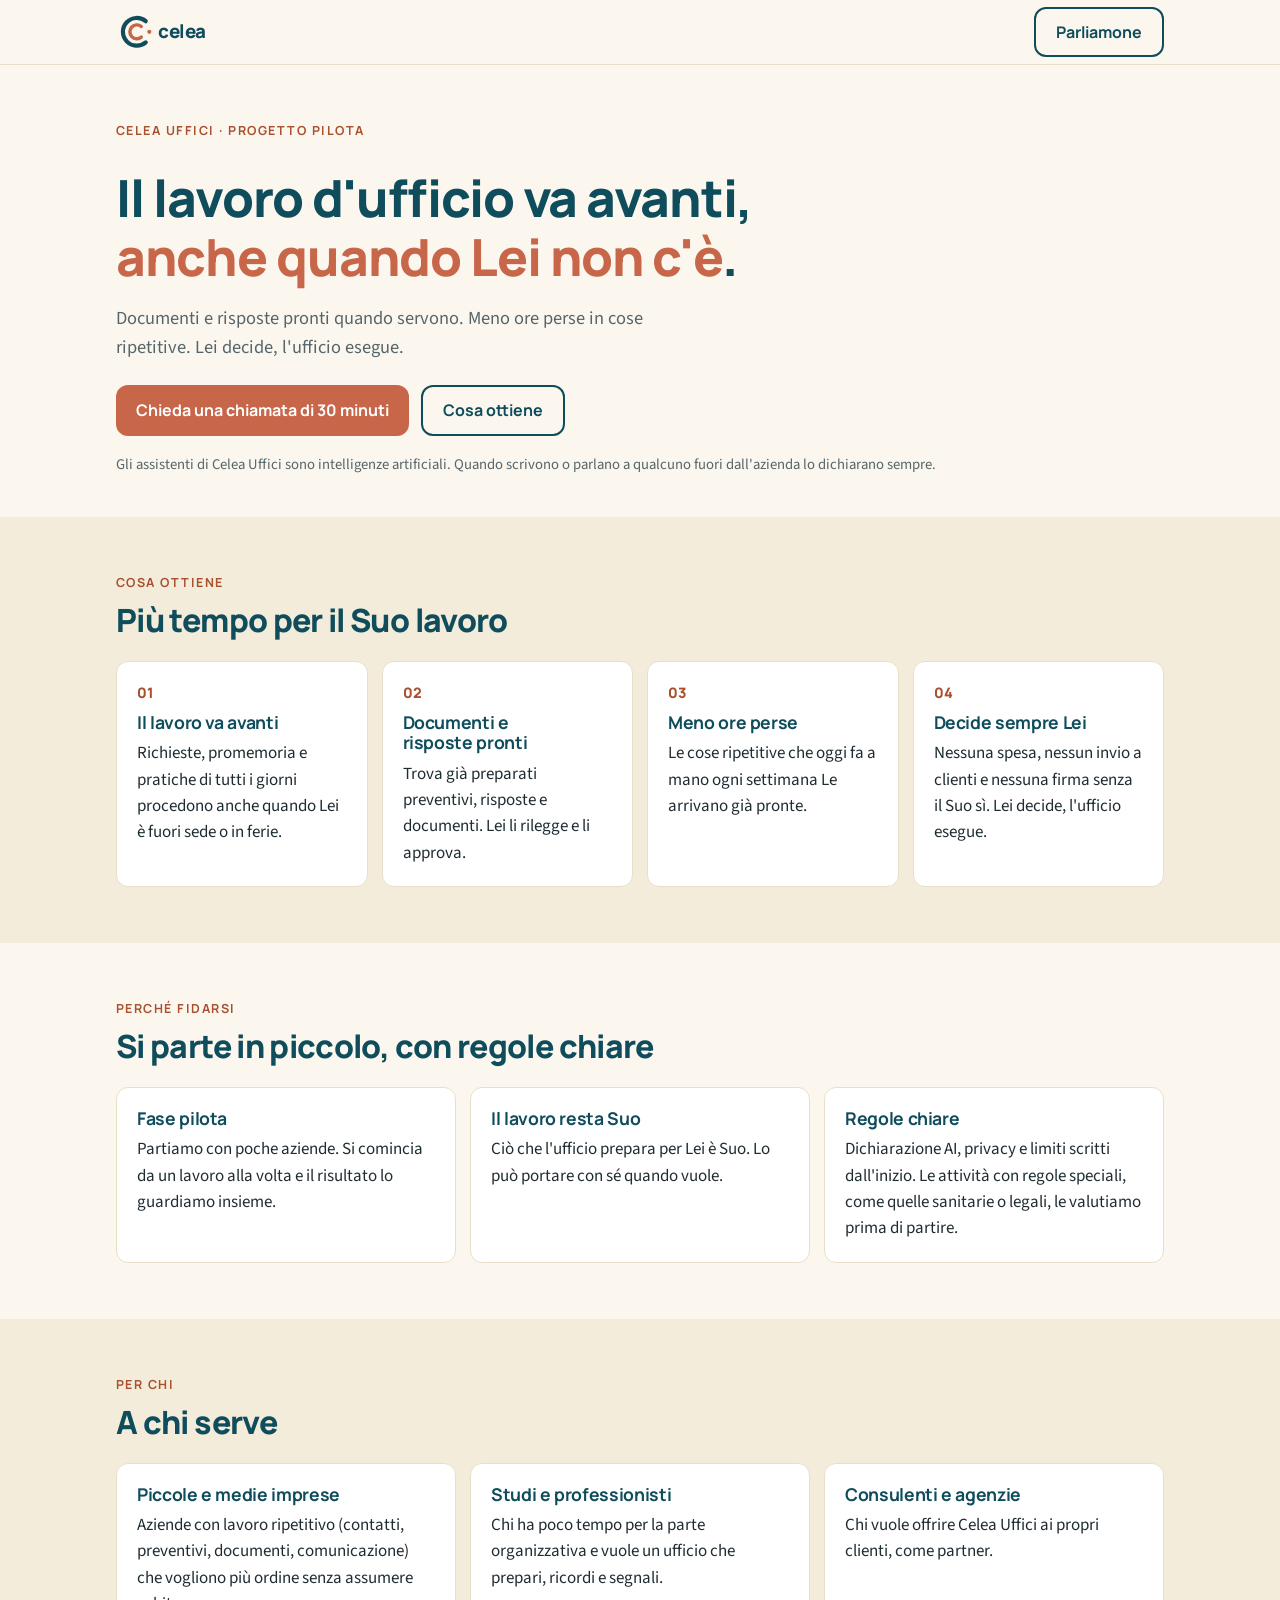
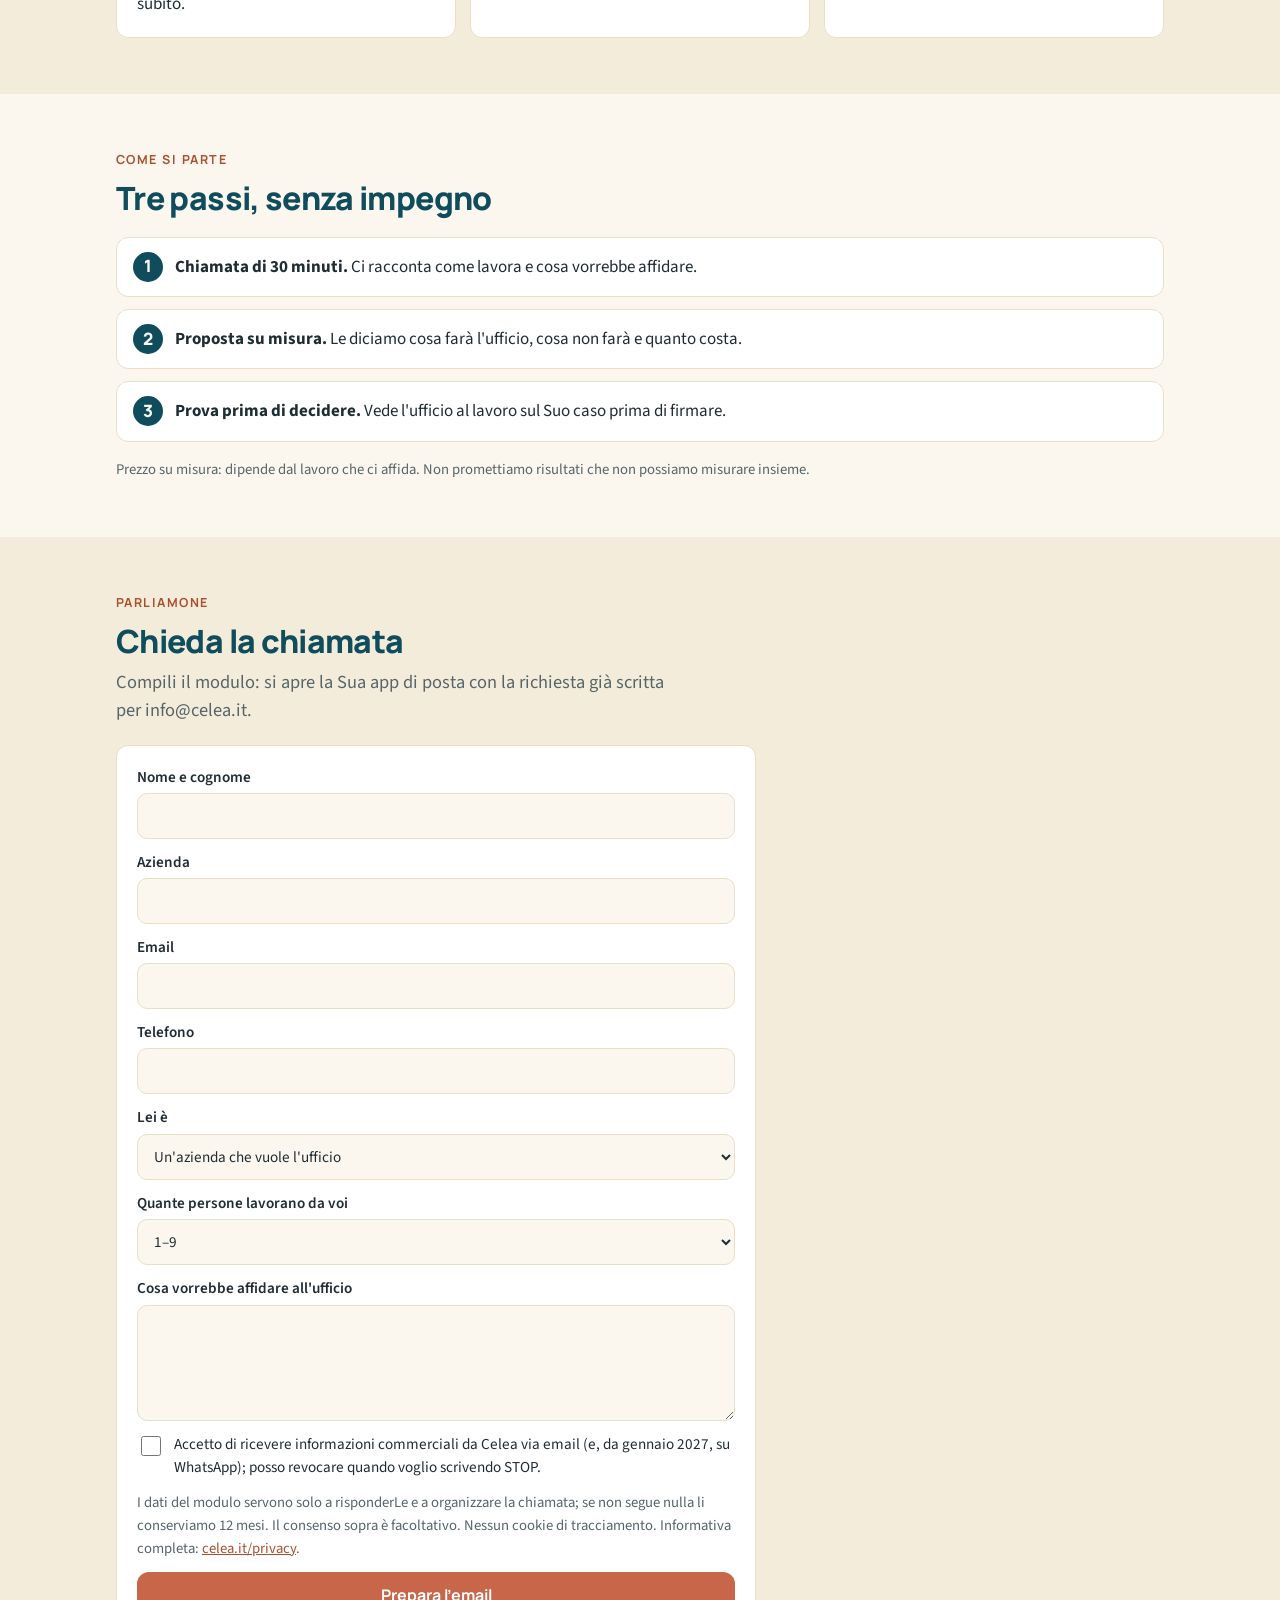
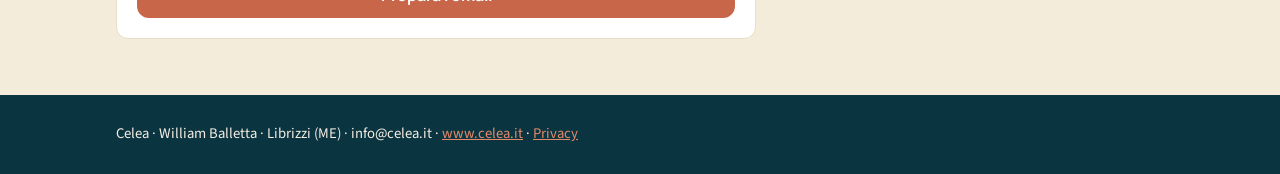
<file: uffici/index.html>
<!doctype html>
<html lang="it">
<head>
<meta charset="utf-8">
<meta name="viewport" content="width=device-width,initial-scale=1,viewport-fit=cover">
<title>Celea Uffici · il lavoro d'ufficio che va avanti per Lei</title>
<meta name="description" content="Celea Uffici: il lavoro d'ufficio va avanti anche quando Lei non c'è, con documenti e risposte pronti. Lei decide, l'ufficio esegue. Prezzo su misura.">
<link rel="canonical" href="https://www.celea.it/uffici/">
<link rel="icon" href="data:image/svg+xml,%3Csvg xmlns='http://www.w3.org/2000/svg' viewBox='0 0 120 120'%3E%3Crect width='120' height='120' rx='26' fill='%230F4C5C'/%3E%3Cg transform='translate(14 12) scale(0.8)'%3E%3Cpath d='M85.71 90.64A40 40 0 1 1 85.71 29.36' fill='none' stroke='%23F4EDE3' stroke-width='12' stroke-linecap='round'/%3E%3Cpath d='M72.86 75.32A20 20 0 1 1 72.86 44.68' fill='none' stroke='%23E08A6A' stroke-width='10' stroke-linecap='round'/%3E%3Ccircle cx='96' cy='60' r='6' fill='%23E08A6A'/%3E%3C/g%3E%3C/svg%3E">
<meta name="theme-color" content="#0F4C5C">
<style>
@font-face{font-family:"Manrope";src:url("../fonts/manrope-latin-wght-normal.woff2") format("woff2");font-weight:200 800;font-style:normal;font-display:swap;unicode-range:U+0000-00FF,U+0131,U+0152-0153,U+02BB-02BC,U+02C6,U+02DA,U+02DC,U+0304,U+0308,U+0329,U+2000-206F,U+20AC,U+2122,U+2191,U+2193,U+2212,U+2215,U+FEFF,U+FFFD}
@font-face{font-family:"Manrope";src:url("../fonts/manrope-latin-ext-wght-normal.woff2") format("woff2");font-weight:200 800;font-style:normal;font-display:swap;unicode-range:U+0100-02BA,U+02BD-02C5,U+02C7-02CC,U+02CE-02D7,U+02DD-02FF,U+0304,U+0308,U+0329,U+1D00-1DBF,U+1E00-1E9F,U+1EF2-1EFF,U+2020,U+20A0-20AB,U+20AD-20C0,U+2113,U+2C60-2C7F,U+A720-A7FF}
@font-face{font-family:"Source Sans 3";src:url("../fonts/source-sans-3-latin-wght-normal.woff2") format("woff2");font-weight:200 900;font-style:normal;font-display:swap;unicode-range:U+0000-00FF,U+0131,U+0152-0153,U+02BB-02BC,U+02C6,U+02DA,U+02DC,U+0304,U+0308,U+0329,U+2000-206F,U+20AC,U+2122,U+2191,U+2193,U+2212,U+2215,U+FEFF,U+FFFD}
@font-face{font-family:"Source Sans 3";src:url("../fonts/source-sans-3-latin-ext-wght-normal.woff2") format("woff2");font-weight:200 900;font-style:normal;font-display:swap;unicode-range:U+0100-02BA,U+02BD-02C5,U+02C7-02CC,U+02CE-02D7,U+02DD-02FF,U+0304,U+0308,U+0329,U+1D00-1DBF,U+1E00-1E9F,U+1EF2-1EFF,U+2020,U+20A0-20AB,U+20AD-20C0,U+2113,U+2C60-2C7F,U+A720-A7FF}
:root{--bg:#FBF7EF;--surface:#FFFFFF;--surface-2:#F4ECDA;--ink:#1F2D33;--muted:#56656A;--brand:#0F4C5C;--brand-ink:#FBF7EF;--deep:#0A3440;--accent:#C8664A;--accent-text:#A9502F;--line:#E9DFC9;--f-display:"Manrope",Helvetica,Arial,sans-serif;--f-body:"Source Sans 3",Helvetica,Arial,sans-serif;--r:12px}
@media (prefers-color-scheme:dark){:root:not([data-theme="light"]){--bg:#0A3440;--surface:#0F4C5C;--surface-2:#0C3F4D;--ink:#F4EDE3;--muted:#BCC8C7;--brand:#F4EDE3;--brand-ink:#0A3440;--deep:#072833;--accent:#E08A6A;--accent-text:#EDA083;--line:#22606F;color-scheme:dark}}
:root[data-theme="dark"]{--bg:#0A3440;--surface:#0F4C5C;--surface-2:#0C3F4D;--ink:#F4EDE3;--muted:#BCC8C7;--brand:#F4EDE3;--brand-ink:#0A3440;--deep:#072833;--accent:#E08A6A;--accent-text:#EDA083;--line:#22606F;color-scheme:dark}
*{box-sizing:border-box}
body{margin:0;background:var(--bg);color:var(--ink);font-family:var(--f-body);font-size:17px;line-height:1.55;overflow-x:hidden}
h1,h2,h3{font-family:var(--f-display);letter-spacing:-.02em;line-height:1.15;color:var(--brand);margin:0;text-wrap:balance}
h1{font-size:clamp(2rem,6.5vw,3.2rem);font-weight:800}
h1 em{font-style:normal;color:var(--accent)}
h2{font-size:clamp(1.4rem,4vw,2rem);font-weight:800}
h3{font-size:1.1rem;font-weight:700}
p,li{margin:0}
a{color:var(--accent-text)}
:focus-visible{outline:3px solid var(--accent-text);outline-offset:3px;border-radius:6px}
.wrap{max-width:1080px;margin-inline:auto;padding-inline:max(16px,env(safe-area-inset-left,0px))}
.top{position:sticky;top:0;z-index:5;background:color-mix(in srgb,var(--bg) 92%,transparent);backdrop-filter:blur(8px);border-bottom:1px solid var(--line)}
.top .wrap{display:flex;align-items:center;justify-content:space-between;gap:12px;min-height:64px}
.logo{display:block;width:118px;height:auto}
.btn{display:inline-flex;align-items:center;justify-content:center;min-height:46px;padding:11px 20px;border-radius:var(--r);background:var(--accent);color:#fff;font-family:var(--f-display);font-weight:700;text-decoration:none;border:0;cursor:pointer;font-size:1rem}
:root[data-theme="dark"] .btn{color:#0A3440}
@media (prefers-color-scheme:dark){:root:not([data-theme="light"]) .btn{color:#0A3440}}
.btn-ghost{background:transparent;color:var(--brand);border:2px solid var(--brand)}
.eyebrow{font-family:var(--f-display);font-size:.78rem;font-weight:700;letter-spacing:.12em;text-transform:uppercase;color:var(--accent-text);margin-bottom:10px}
section{padding-block:56px}
.hero{padding-block:56px 40px;display:grid;gap:18px}
.lead{font-size:1.15rem;color:var(--muted);max-width:62ch}
.cta{display:flex;gap:12px;flex-wrap:wrap;margin-top:6px}
.grid{display:grid;grid-template-columns:repeat(auto-fit,minmax(240px,1fr));gap:14px;margin-top:22px}
.card{background:var(--surface);border:1px solid var(--line);border-radius:var(--r);padding:20px;display:grid;gap:8px;align-content:start;min-width:0}
.card .n{font-family:var(--f-display);font-weight:800;color:var(--accent-text);font-size:.9rem}
.alt{background:var(--surface-2)}
ul.plain{padding-left:20px;display:grid;gap:6px}
.steps{counter-reset:s;display:grid;gap:12px;margin-top:20px;padding:0;list-style:none}
.steps li{counter-increment:s;background:var(--surface);border:1px solid var(--line);border-radius:var(--r);padding:16px 16px 16px 58px;position:relative}
.steps li::before{content:counter(s);position:absolute;left:16px;top:14px;width:30px;height:30px;border-radius:50%;background:var(--brand);color:var(--brand-ink);display:grid;place-items:center;font-family:var(--f-display);font-weight:800}
.note{font-size:.92rem;color:var(--muted)}
form{display:grid;gap:12px;background:var(--surface);border:1px solid var(--line);border-radius:var(--r);padding:20px;margin-top:20px;max-width:640px}
label{display:grid;gap:4px;font-weight:600;font-size:.95rem}
input,select,textarea{font:inherit;font-weight:400;padding:10px 12px;border-radius:10px;border:1.5px solid var(--line);background:var(--bg);color:var(--ink);min-height:44px;width:100%}
label.chk{grid-template-columns:auto 1fr;align-items:start;gap:10px;font-weight:400}
label.chk input{width:20px;min-height:20px;margin-top:3px}
.out{display:grid;gap:8px}
.out[hidden],#err[hidden]{display:none}
footer{background:var(--deep);color:#F4EDE3;padding-block:28px;font-size:.92rem}
footer a{color:#E08A6A}
</style>
</head>
<body>
<header class="top">
  <div class="wrap">
    <a href="../" aria-label="Celea, torna alla pagina principale"><svg class="logo" viewBox="0 0 340 120" role="img" aria-label="celea"><path d="M85.71 90.64A40 40 0 1 1 85.71 29.36" fill="none" stroke="var(--brand)" stroke-width="12" stroke-linecap="round"/><path d="M72.86 75.32A20 20 0 1 1 72.86 44.68" fill="none" stroke="var(--accent)" stroke-width="10" stroke-linecap="round"/><circle cx="96" cy="60" r="6" fill="var(--accent)"/><text x="122" y="78" font-size="54" font-weight="800" letter-spacing="-1.5" fill="var(--brand)" style="font-family:Manrope,Helvetica,Arial,sans-serif">celea</text></svg></a>
    <a class="btn btn-ghost" href="#parliamone">Parliamone</a>
  </div>
</header>
<main>
  <div class="wrap hero">
    <p class="eyebrow">Celea Uffici · progetto pilota</p>
    <h1>Il lavoro d'ufficio va avanti, <em>anche quando Lei non c'è</em>.</h1>
    <p class="lead">Documenti e risposte pronti quando servono. Meno ore perse in cose ripetitive. Lei decide, l'ufficio esegue.</p>
    <div class="cta"><a class="btn" href="#parliamone">Chieda una chiamata di 30 minuti</a><a class="btn btn-ghost" href="#cosa">Cosa ottiene</a></div>
    <p class="note">Gli assistenti di Celea Uffici sono intelligenze artificiali. Quando scrivono o parlano a qualcuno fuori dall'azienda lo dichiarano sempre.</p>
  </div>

  <section id="cosa" class="alt"><div class="wrap">
    <p class="eyebrow">Cosa ottiene</p>
    <h2>Più tempo per il Suo lavoro</h2>
    <div class="grid">
      <div class="card"><span class="n">01</span><h3>Il lavoro va avanti</h3><p>Richieste, promemoria e pratiche di tutti i giorni procedono anche quando Lei è fuori sede o in ferie.</p></div>
      <div class="card"><span class="n">02</span><h3>Documenti e risposte pronti</h3><p>Trova già preparati preventivi, risposte e documenti. Lei li rilegge e li approva.</p></div>
      <div class="card"><span class="n">03</span><h3>Meno ore perse</h3><p>Le cose ripetitive che oggi fa a mano ogni settimana Le arrivano già pronte.</p></div>
      <div class="card"><span class="n">04</span><h3>Decide sempre Lei</h3><p>Nessuna spesa, nessun invio a clienti e nessuna firma senza il Suo sì. Lei decide, l'ufficio esegue.</p></div>
    </div>
  </div></section>

  <section><div class="wrap">
    <p class="eyebrow">Perché fidarsi</p>
    <h2>Si parte in piccolo, con regole chiare</h2>
    <div class="grid">
      <div class="card"><h3>Fase pilota</h3><p>Partiamo con poche aziende. Si comincia da un lavoro alla volta e il risultato lo guardiamo insieme.</p></div>
      <div class="card"><h3>Il lavoro resta Suo</h3><p>Ciò che l'ufficio prepara per Lei è Suo. Lo può portare con sé quando vuole.</p></div>
      <div class="card"><h3>Regole chiare</h3><p>Dichiarazione AI, privacy e limiti scritti dall'inizio. Le attività con regole speciali, come quelle sanitarie o legali, le valutiamo prima di partire.</p></div>
    </div>
  </div></section>

  <section class="alt"><div class="wrap">
    <p class="eyebrow">Per chi</p>
    <h2>A chi serve</h2>
    <div class="grid">
      <div class="card"><h3>Piccole e medie imprese</h3><p>Aziende con lavoro ripetitivo (contatti, preventivi, documenti, comunicazione) che vogliono più ordine senza assumere subito.</p></div>
      <div class="card"><h3>Studi e professionisti</h3><p>Chi ha poco tempo per la parte organizzativa e vuole un ufficio che prepari, ricordi e segnali.</p></div>
      <div class="card"><h3>Consulenti e agenzie</h3><p>Chi vuole offrire Celea Uffici ai propri clienti, come partner.</p></div>
    </div>
  </div></section>

  <section><div class="wrap">
    <p class="eyebrow">Come si parte</p>
    <h2>Tre passi, senza impegno</h2>
    <ol class="steps">
      <li><strong>Chiamata di 30 minuti.</strong> Ci racconta come lavora e cosa vorrebbe affidare.</li>
      <li><strong>Proposta su misura.</strong> Le diciamo cosa farà l'ufficio, cosa non farà e quanto costa.</li>
      <li><strong>Prova prima di decidere.</strong> Vede l'ufficio al lavoro sul Suo caso prima di firmare.</li>
    </ol>
    <p class="note" style="margin-top:14px">Prezzo su misura: dipende dal lavoro che ci affida. Non promettiamo risultati che non possiamo misurare insieme.</p>
  </div></section>

  <section id="parliamone" class="alt"><div class="wrap">
    <p class="eyebrow">Parliamone</p>
    <h2>Chieda la chiamata</h2>
    <p class="lead" style="margin-top:8px">Compili il modulo: si apre la Sua app di posta con la richiesta già scritta per info@celea.it.</p>
    <form id="uf" novalidate>
      <label>Nome e cognome<input name="nome" autocomplete="name" required></label>
      <label>Azienda<input name="azienda" autocomplete="organization" required></label>
      <label>Email<input type="email" name="email" autocomplete="email" required></label>
      <label>Telefono<input type="tel" name="tel" autocomplete="tel"></label>
      <label>Lei è<select name="chi"><option>Un'azienda che vuole l'ufficio</option><option>Uno studio o un professionista</option><option>Un consulente o un'agenzia (partner)</option></select></label>
      <label>Quante persone lavorano da voi<select name="dim"><option>1–9</option><option>10–50</option><option>Più di 50</option></select></label>
      <label>Cosa vorrebbe affidare all'ufficio<textarea name="cosa" rows="4"></textarea></label>
      <label class="chk"><input type="checkbox" name="consenso"><span>Accetto di ricevere informazioni commerciali da Celea via email (e, da gennaio 2027, su WhatsApp); posso revocare quando voglio scrivendo STOP.</span></label>
      <p class="note">I dati del modulo servono solo a risponderLe e a organizzare la chiamata; se non segue nulla li conserviamo 12 mesi. Il consenso sopra è facoltativo. Nessun cookie di tracciamento. Informativa completa: <a href="../privacy/">celea.it/privacy</a>.</p>
      <button class="btn" type="submit">Prepara l'email</button>
      <p class="note" id="err" role="alert" hidden>Scriva almeno nome, azienda e un'email valida.</p>
      <div class="out" id="out" hidden><p>Se la Sua app di posta non si apre, copi questo testo e lo mandi a info@celea.it:</p><textarea id="txt" rows="8" readonly></textarea></div>
    </form>
  </div></section>
</main>
<footer><div class="wrap">Celea · William Balletta · Librizzi (ME) · info@celea.it · <a href="../">www.celea.it</a> · <a href="../privacy/">Privacy</a></div></footer>
<script>
(function(){
  var f=document.getElementById("uf"),err=document.getElementById("err"),out=document.getElementById("out"),txt=document.getElementById("txt");
  f.addEventListener("submit",function(e){
    e.preventDefault();
    var d=new FormData(f),email=(d.get("email")||"").trim();
    if(!(d.get("nome")||"").trim()||!(d.get("azienda")||"").trim()||!/^[^@\s]+@[^@\s]+\.[^@\s]+$/.test(email)){err.hidden=false;return}
    err.hidden=true;
    var body="Richiesta Celea Uffici\n\nNome: "+d.get("nome")+"\nAzienda: "+d.get("azienda")+"\nEmail: "+email+"\nTelefono: "+(d.get("tel")||"-")+"\nLei è: "+d.get("chi")+"\nPersone: "+d.get("dim")+"\nCosa vorrebbe affidare: "+(d.get("cosa")||"-")+"\nConsenso informazioni commerciali: "+(d.get("consenso")?"sì":"no");
    txt.value=body;out.hidden=false;
    location.href="mailto:info@celea.it?subject="+encodeURIComponent("Celea Uffici · "+d.get("azienda"))+"&body="+encodeURIComponent(body);
  });
})();
</script>
</body>
</html>
</file>
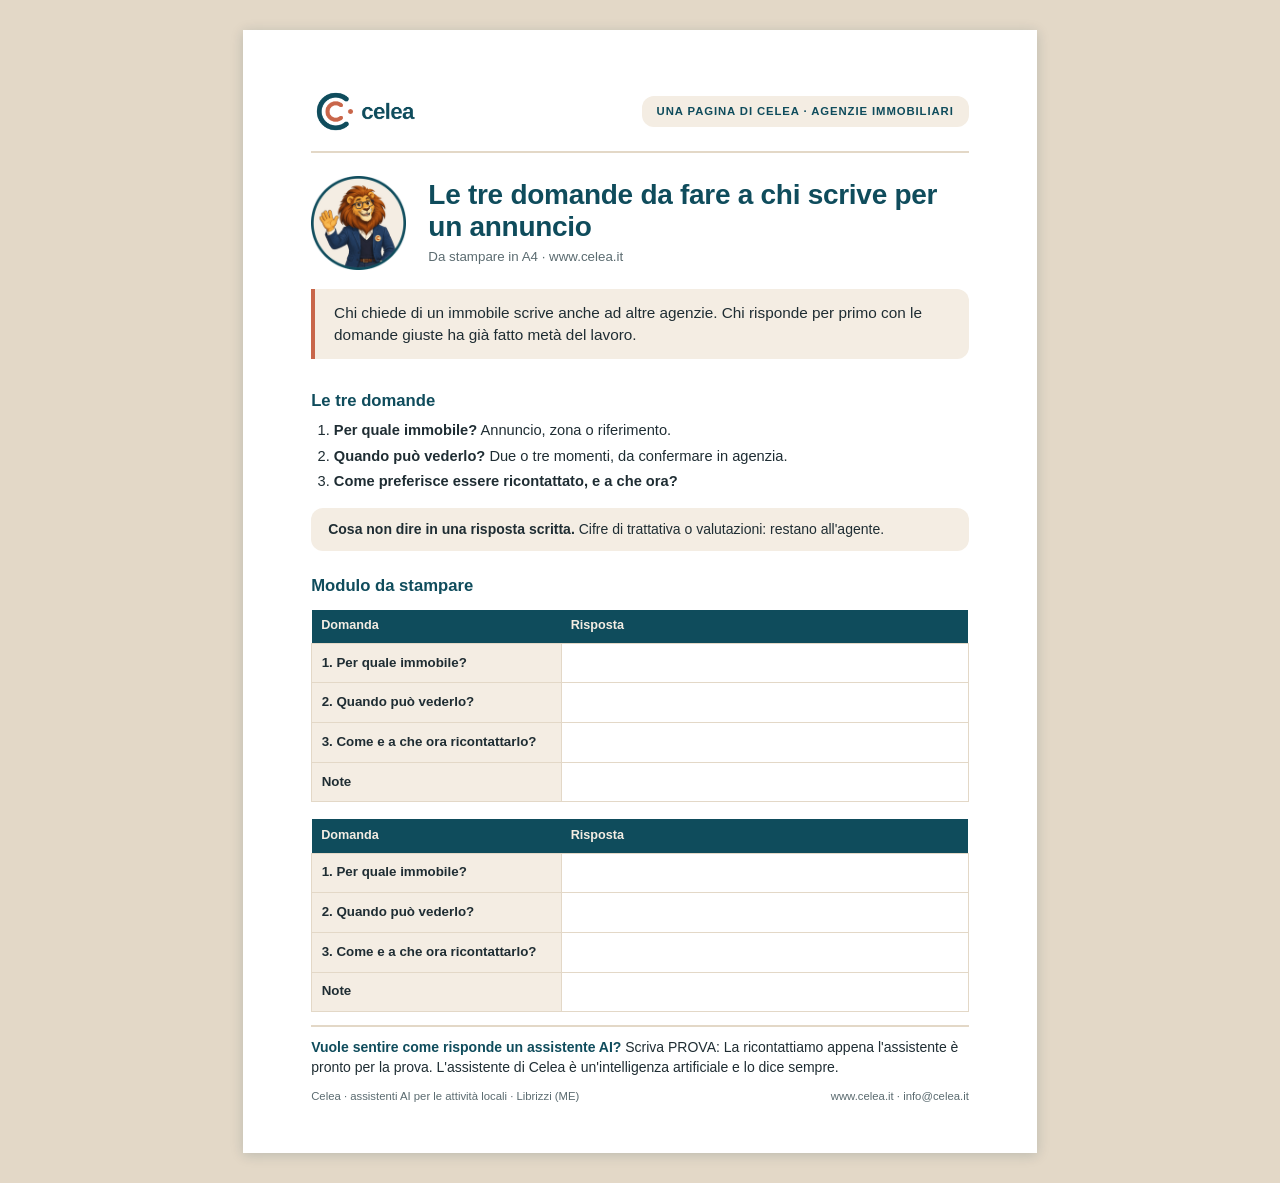
<file: guide/agenzia/index.html>
<!doctype html>
<html lang="it"><head><meta charset="utf-8">
<meta name="viewport" content="width=device-width, initial-scale=1">
<meta name="robots" content="noindex">
<title>Le tre domande da fare a chi scrive per un annuncio · Celea</title>
<style>
@page { size: A4; margin: 0; }
* { box-sizing: border-box; }
html, body { margin: 0; padding: 0; }
body { background: #E3D8C7; font-family: 'Source Sans 3', Helvetica, Arial, sans-serif; color: #1F2D33;
  font-size: 11pt; line-height: 1.42; -webkit-print-color-adjust: exact; print-color-adjust: exact; }
.foglio { width: 210mm; height: 297mm; margin: 0 auto; background: #FFFFFF; padding: 15mm 18mm 13mm;
  position: relative; overflow: hidden; display: flex; flex-direction: column; }
.testa { display: flex; align-items: center; justify-content: space-between; border-bottom: 2px solid #E3D8C7;
  padding-bottom: 4mm; }
.testa img.logo { height: 13mm; width: auto; }
.testa .etichetta { font-family: Manrope, Helvetica, Arial, sans-serif; font-weight: 700; font-size: 8.5pt;
  letter-spacing: .08em; text-transform: uppercase; color: #0F4C5C; background: #F4EDE3; border-radius: 12px;
  padding: 2mm 4mm; }
.titolo { display: flex; gap: 6mm; align-items: center; margin: 6mm 0 3mm; }
.titolo img { width: 25mm; height: 25mm; flex: none; }
h1 { font-family: Manrope, Helvetica, Arial, sans-serif; font-weight: 800; font-size: 21pt; line-height: 1.14;
  letter-spacing: -.01em; color: #0F4C5C; margin: 0; }
.sotto { color: #5B6B70; font-size: 10pt; margin-top: 1.5mm; }
.intro { background: #F4EDE3; border-left: 4px solid #C8664A; border-radius: 0 12px 12px 0; padding: 3.5mm 5mm;
  margin: 2mm 0 4mm; font-size: 11.5pt; }
h2 { font-family: Manrope, Helvetica, Arial, sans-serif; font-weight: 700; font-size: 12.5pt; color: #0F4C5C;
  margin: 4mm 0 1.8mm; }
ol, ul { margin: 0 0 2mm; padding-left: 6mm; }
li { margin-bottom: 1.3mm; }
p { margin: 0 0 2mm; }
.richiesta { border: 1.5px solid #0F4C5C; border-radius: 12px; padding: 3mm 4.5mm; margin: 1.5mm 0 2.5mm;
  font-size: 10.5pt; background: #FFFFFF; }
table { width: 100%; border-collapse: collapse; margin: 1.5mm 0 3mm; font-size: 10pt; }
th { background: #0F4C5C; color: #F4EDE3; font-family: Manrope, Helvetica, Arial, sans-serif; font-weight: 700;
  text-align: left; padding: 2mm 2.5mm; font-size: 9.5pt; }
td { border: 1px solid #E3D8C7; padding: 0 2.5mm; height: 8.4mm; vertical-align: middle; }
td.voce { background: #F4EDE3; font-weight: 600; width: 38%; }
.nota { background: #F4EDE3; border-radius: 12px; padding: 3mm 4.5mm; margin: 1mm 0 2mm; font-size: 10.5pt; }
.spazio { flex: 1; }
.chiusa { border-top: 2px solid #E3D8C7; padding-top: 3mm; font-size: 10.5pt; }
.chiusa b { color: #0F4C5C; }
.piede { margin-top: 2.5mm; display: flex; justify-content: space-between; color: #5B6B70; font-size: 8.5pt; }
.piccolo { color: #5B6B70; font-size: 9pt; }
@media screen { .foglio { margin: 8mm auto; box-shadow: 0 2px 12px rgba(10,52,64,.18); } }
@media screen and (max-width: 820px) { body { background: #fff; }
  .foglio { width: auto; height: auto; margin: 0; padding: 20px 16px; box-shadow: none; }
  .titolo img { width: 64px; height: 64px; } h1 { font-size: 22px; } table { font-size: 13px; } }
td{height:10.5mm}</style></head>
<body><main class="foglio">
<header class="testa"><img class="logo" src="[data-uri]" alt="celea"><span class="etichetta">Una pagina di Celea · Agenzie immobiliari</span></header>
<div class="titolo"><img src="[data-uri]" alt="Celeo, la mascotte di Celea"><div><h1>Le tre domande da fare a chi scrive per un annuncio</h1>
<div class="sotto">Da stampare in A4 · www.celea.it</div></div></div>
<div class="intro">Chi chiede di un immobile scrive anche ad altre agenzie. Chi risponde per primo con le domande giuste ha già fatto metà del lavoro.</div>
<h2>Le tre domande</h2><ol><li><b>Per quale immobile?</b> Annuncio, zona o riferimento.</li><li><b>Quando può vederlo?</b> Due o tre momenti, da confermare in agenzia.</li><li><b>Come preferisce essere ricontattato, e a che ora?</b></li></ol><div class=nota><b>Cosa non dire in una risposta scritta.</b> Cifre di trattativa o valutazioni: restano all'agente.</div><h2>Modulo da stampare</h2><table><thead><tr><th>Domanda</th><th>Risposta</th></tr></thead><tbody><tr><td class=voce>1. Per quale immobile?</td><td></td></tr><tr><td class=voce>2. Quando può vederlo?</td><td></td></tr><tr><td class=voce>3. Come e a che ora ricontattarlo?</td><td></td></tr><tr><td class=voce>Note</td><td></td></tr></tbody></table><table><thead><tr><th>Domanda</th><th>Risposta</th></tr></thead><tbody><tr><td class=voce>1. Per quale immobile?</td><td></td></tr><tr><td class=voce>2. Quando può vederlo?</td><td></td></tr><tr><td class=voce>3. Come e a che ora ricontattarlo?</td><td></td></tr><tr><td class=voce>Note</td><td></td></tr></tbody></table>
<div class="spazio"></div>
<div class="chiusa"><b>Vuole sentire come risponde un assistente AI?</b> Scriva PROVA: La ricontattiamo appena l'assistente è pronto per la prova. L'assistente di Celea è un'intelligenza artificiale e lo dice sempre.</div>
<footer class="piede"><span>Celea · assistenti AI per le attività locali · Librizzi (ME)</span><span>www.celea.it · info@celea.it</span></footer>
</main></body></html>
</file>
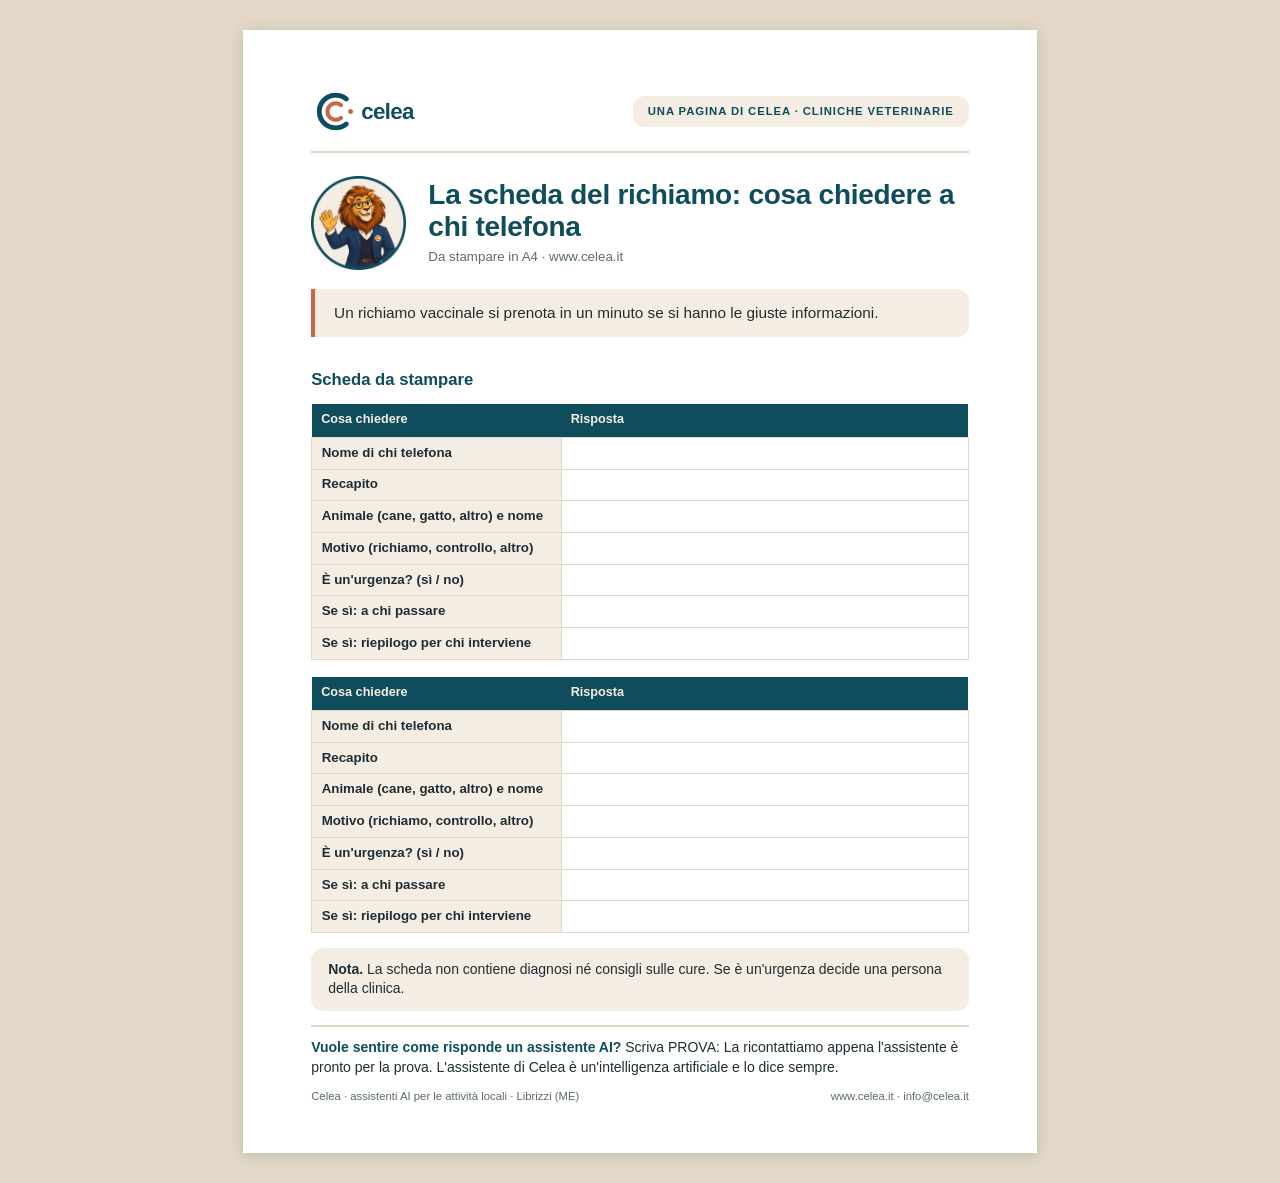
<file: guide/clinica/index.html>
<!doctype html>
<html lang="it"><head><meta charset="utf-8">
<meta name="viewport" content="width=device-width, initial-scale=1">
<meta name="robots" content="noindex">
<title>La scheda del richiamo: cosa chiedere a chi telefona · Celea</title>
<style>
@page { size: A4; margin: 0; }
* { box-sizing: border-box; }
html, body { margin: 0; padding: 0; }
body { background: #E3D8C7; font-family: 'Source Sans 3', Helvetica, Arial, sans-serif; color: #1F2D33;
  font-size: 11pt; line-height: 1.42; -webkit-print-color-adjust: exact; print-color-adjust: exact; }
.foglio { width: 210mm; height: 297mm; margin: 0 auto; background: #FFFFFF; padding: 15mm 18mm 13mm;
  position: relative; overflow: hidden; display: flex; flex-direction: column; }
.testa { display: flex; align-items: center; justify-content: space-between; border-bottom: 2px solid #E3D8C7;
  padding-bottom: 4mm; }
.testa img.logo { height: 13mm; width: auto; }
.testa .etichetta { font-family: Manrope, Helvetica, Arial, sans-serif; font-weight: 700; font-size: 8.5pt;
  letter-spacing: .08em; text-transform: uppercase; color: #0F4C5C; background: #F4EDE3; border-radius: 12px;
  padding: 2mm 4mm; }
.titolo { display: flex; gap: 6mm; align-items: center; margin: 6mm 0 3mm; }
.titolo img { width: 25mm; height: 25mm; flex: none; }
h1 { font-family: Manrope, Helvetica, Arial, sans-serif; font-weight: 800; font-size: 21pt; line-height: 1.14;
  letter-spacing: -.01em; color: #0F4C5C; margin: 0; }
.sotto { color: #5B6B70; font-size: 10pt; margin-top: 1.5mm; }
.intro { background: #F4EDE3; border-left: 4px solid #C8664A; border-radius: 0 12px 12px 0; padding: 3.5mm 5mm;
  margin: 2mm 0 4mm; font-size: 11.5pt; }
h2 { font-family: Manrope, Helvetica, Arial, sans-serif; font-weight: 700; font-size: 12.5pt; color: #0F4C5C;
  margin: 4mm 0 1.8mm; }
ol, ul { margin: 0 0 2mm; padding-left: 6mm; }
li { margin-bottom: 1.3mm; }
p { margin: 0 0 2mm; }
.richiesta { border: 1.5px solid #0F4C5C; border-radius: 12px; padding: 3mm 4.5mm; margin: 1.5mm 0 2.5mm;
  font-size: 10.5pt; background: #FFFFFF; }
table { width: 100%; border-collapse: collapse; margin: 1.5mm 0 3mm; font-size: 10pt; }
th { background: #0F4C5C; color: #F4EDE3; font-family: Manrope, Helvetica, Arial, sans-serif; font-weight: 700;
  text-align: left; padding: 2mm 2.5mm; font-size: 9.5pt; }
td { border: 1px solid #E3D8C7; padding: 0 2.5mm; height: 8.4mm; vertical-align: middle; }
td.voce { background: #F4EDE3; font-weight: 600; width: 38%; }
.nota { background: #F4EDE3; border-radius: 12px; padding: 3mm 4.5mm; margin: 1mm 0 2mm; font-size: 10.5pt; }
.spazio { flex: 1; }
.chiusa { border-top: 2px solid #E3D8C7; padding-top: 3mm; font-size: 10.5pt; }
.chiusa b { color: #0F4C5C; }
.piede { margin-top: 2.5mm; display: flex; justify-content: space-between; color: #5B6B70; font-size: 8.5pt; }
.piccolo { color: #5B6B70; font-size: 9pt; }
@media screen { .foglio { margin: 8mm auto; box-shadow: 0 2px 12px rgba(10,52,64,.18); } }
@media screen and (max-width: 820px) { body { background: #fff; }
  .foglio { width: auto; height: auto; margin: 0; padding: 20px 16px; box-shadow: none; }
  .titolo img { width: 64px; height: 64px; } h1 { font-size: 22px; } table { font-size: 13px; } }
</style></head>
<body><main class="foglio">
<header class="testa"><img class="logo" src="[data-uri]" alt="celea"><span class="etichetta">Una pagina di Celea · Cliniche veterinarie</span></header>
<div class="titolo"><img src="[data-uri]" alt="Celeo, la mascotte di Celea"><div><h1>La scheda del richiamo: cosa chiedere a chi telefona</h1>
<div class="sotto">Da stampare in A4 · www.celea.it</div></div></div>
<div class="intro">Un richiamo vaccinale si prenota in un minuto se si hanno le giuste informazioni.</div>
<h2>Scheda da stampare</h2><table><thead><tr><th>Cosa chiedere</th><th>Risposta</th></tr></thead><tbody><tr><td class=voce>Nome di chi telefona</td><td></td></tr><tr><td class=voce>Recapito</td><td></td></tr><tr><td class=voce>Animale (cane, gatto, altro) e nome</td><td></td></tr><tr><td class=voce>Motivo (richiamo, controllo, altro)</td><td></td></tr><tr><td class=voce>È un'urgenza? (sì / no)</td><td></td></tr><tr><td class=voce>Se sì: a chi passare</td><td></td></tr><tr><td class=voce>Se sì: riepilogo per chi interviene</td><td></td></tr></tbody></table><table><thead><tr><th>Cosa chiedere</th><th>Risposta</th></tr></thead><tbody><tr><td class=voce>Nome di chi telefona</td><td></td></tr><tr><td class=voce>Recapito</td><td></td></tr><tr><td class=voce>Animale (cane, gatto, altro) e nome</td><td></td></tr><tr><td class=voce>Motivo (richiamo, controllo, altro)</td><td></td></tr><tr><td class=voce>È un'urgenza? (sì / no)</td><td></td></tr><tr><td class=voce>Se sì: a chi passare</td><td></td></tr><tr><td class=voce>Se sì: riepilogo per chi interviene</td><td></td></tr></tbody></table><div class=nota><b>Nota.</b> La scheda non contiene diagnosi né consigli sulle cure. Se è un'urgenza decide una persona della clinica.</div>
<div class="spazio"></div>
<div class="chiusa"><b>Vuole sentire come risponde un assistente AI?</b> Scriva PROVA: La ricontattiamo appena l'assistente è pronto per la prova. L'assistente di Celea è un'intelligenza artificiale e lo dice sempre.</div>
<footer class="piede"><span>Celea · assistenti AI per le attività locali · Librizzi (ME)</span><span>www.celea.it · info@celea.it</span></footer>
</main></body></html>
</file>
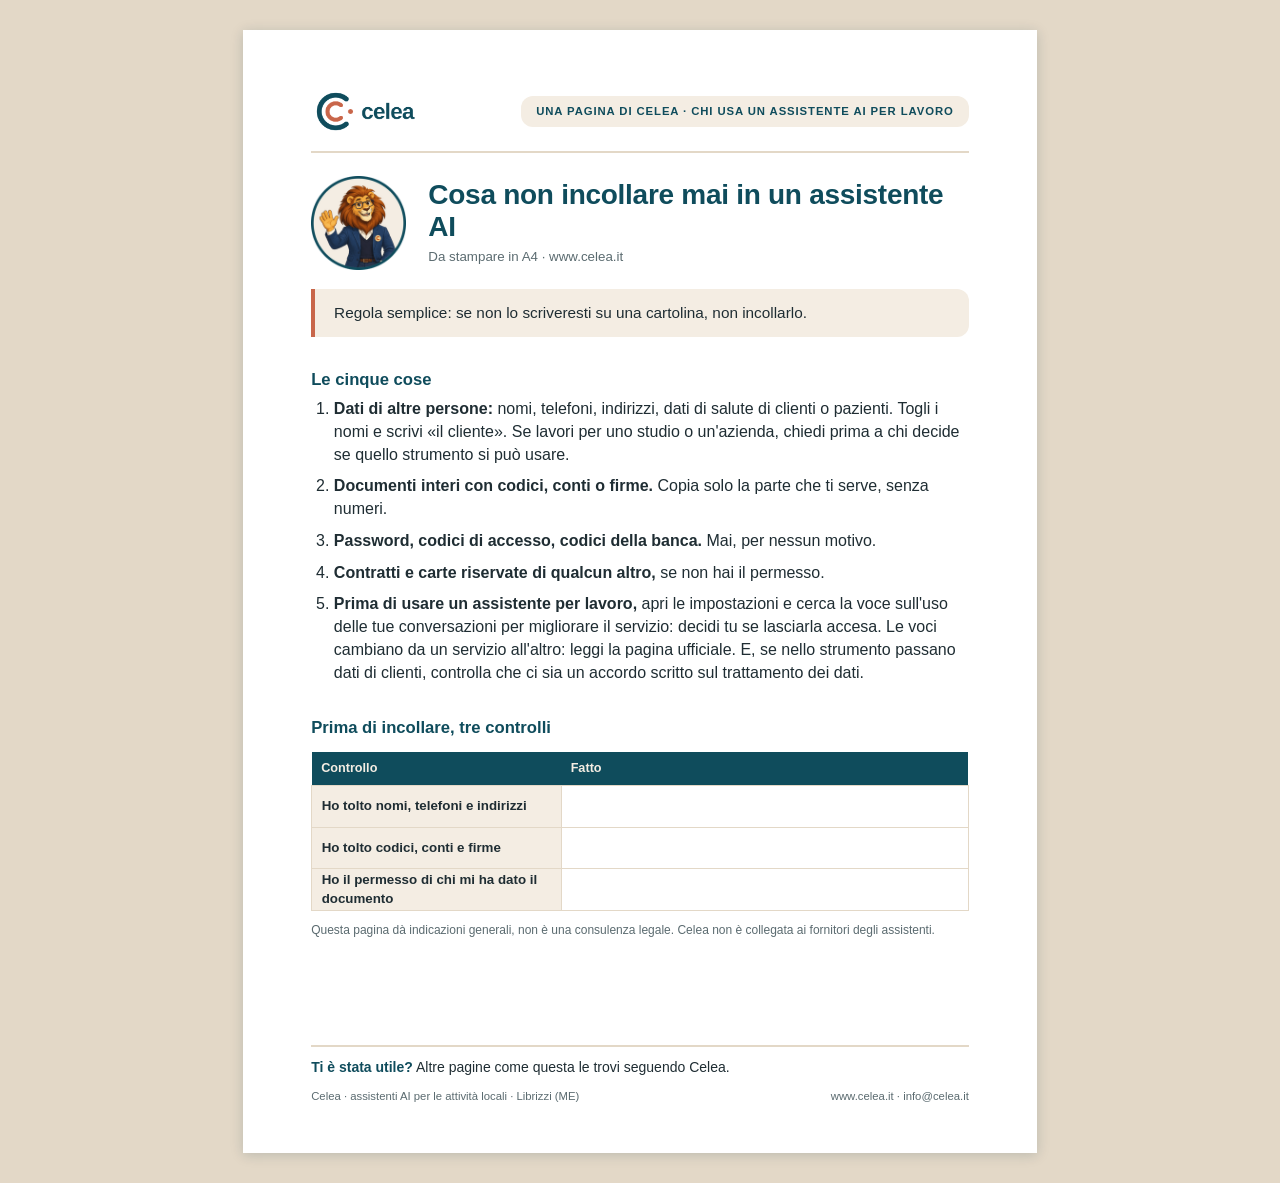
<file: guide/cosa-non-incollare/index.html>
<!doctype html>
<html lang="it"><head><meta charset="utf-8">
<meta name="viewport" content="width=device-width, initial-scale=1">
<meta name="robots" content="noindex">
<title>Cosa non incollare mai in un assistente AI · Celea</title>
<style>
@page { size: A4; margin: 0; }
* { box-sizing: border-box; }
html, body { margin: 0; padding: 0; }
body { background: #E3D8C7; font-family: 'Source Sans 3', Helvetica, Arial, sans-serif; color: #1F2D33;
  font-size: 11pt; line-height: 1.42; -webkit-print-color-adjust: exact; print-color-adjust: exact; }
.foglio { width: 210mm; height: 297mm; margin: 0 auto; background: #FFFFFF; padding: 15mm 18mm 13mm;
  position: relative; overflow: hidden; display: flex; flex-direction: column; }
.testa { display: flex; align-items: center; justify-content: space-between; border-bottom: 2px solid #E3D8C7;
  padding-bottom: 4mm; }
.testa img.logo { height: 13mm; width: auto; }
.testa .etichetta { font-family: Manrope, Helvetica, Arial, sans-serif; font-weight: 700; font-size: 8.5pt;
  letter-spacing: .08em; text-transform: uppercase; color: #0F4C5C; background: #F4EDE3; border-radius: 12px;
  padding: 2mm 4mm; }
.titolo { display: flex; gap: 6mm; align-items: center; margin: 6mm 0 3mm; }
.titolo img { width: 25mm; height: 25mm; flex: none; }
h1 { font-family: Manrope, Helvetica, Arial, sans-serif; font-weight: 800; font-size: 21pt; line-height: 1.14;
  letter-spacing: -.01em; color: #0F4C5C; margin: 0; }
.sotto { color: #5B6B70; font-size: 10pt; margin-top: 1.5mm; }
.intro { background: #F4EDE3; border-left: 4px solid #C8664A; border-radius: 0 12px 12px 0; padding: 3.5mm 5mm;
  margin: 2mm 0 4mm; font-size: 11.5pt; }
h2 { font-family: Manrope, Helvetica, Arial, sans-serif; font-weight: 700; font-size: 12.5pt; color: #0F4C5C;
  margin: 4mm 0 1.8mm; }
ol, ul { margin: 0 0 2mm; padding-left: 6mm; }
li { margin-bottom: 1.3mm; }
p { margin: 0 0 2mm; }
.richiesta { border: 1.5px solid #0F4C5C; border-radius: 12px; padding: 3mm 4.5mm; margin: 1.5mm 0 2.5mm;
  font-size: 10.5pt; background: #FFFFFF; }
table { width: 100%; border-collapse: collapse; margin: 1.5mm 0 3mm; font-size: 10pt; }
th { background: #0F4C5C; color: #F4EDE3; font-family: Manrope, Helvetica, Arial, sans-serif; font-weight: 700;
  text-align: left; padding: 2mm 2.5mm; font-size: 9.5pt; }
td { border: 1px solid #E3D8C7; padding: 0 2.5mm; height: 8.4mm; vertical-align: middle; }
td.voce { background: #F4EDE3; font-weight: 600; width: 38%; }
.nota { background: #F4EDE3; border-radius: 12px; padding: 3mm 4.5mm; margin: 1mm 0 2mm; font-size: 10.5pt; }
.spazio { flex: 1; }
.chiusa { border-top: 2px solid #E3D8C7; padding-top: 3mm; font-size: 10.5pt; }
.chiusa b { color: #0F4C5C; }
.piede { margin-top: 2.5mm; display: flex; justify-content: space-between; color: #5B6B70; font-size: 8.5pt; }
.piccolo { color: #5B6B70; font-size: 9pt; }
@media screen { .foglio { margin: 8mm auto; box-shadow: 0 2px 12px rgba(10,52,64,.18); } }
@media screen and (max-width: 820px) { body { background: #fff; }
  .foglio { width: auto; height: auto; margin: 0; padding: 20px 16px; box-shadow: none; }
  .titolo img { width: 64px; height: 64px; } h1 { font-size: 22px; } table { font-size: 13px; } }
body{font-size:12pt} td{height:11mm} li{margin-bottom:2.4mm}</style></head>
<body><main class="foglio">
<header class="testa"><img class="logo" src="[data-uri]" alt="celea"><span class="etichetta">Una pagina di Celea · Chi usa un assistente AI per lavoro</span></header>
<div class="titolo"><img src="[data-uri]" alt="Celeo, la mascotte di Celea"><div><h1>Cosa non incollare mai in un assistente AI</h1>
<div class="sotto">Da stampare in A4 · www.celea.it</div></div></div>
<div class="intro">Regola semplice: se non lo scriveresti su una cartolina, non incollarlo.</div>
<h2>Le cinque cose</h2><ol><li><b>Dati di altre persone:</b> nomi, telefoni, indirizzi, dati di salute di clienti o pazienti. Togli i nomi e scrivi «il cliente». Se lavori per uno studio o un'azienda, chiedi prima a chi decide se quello strumento si può usare.</li><li><b>Documenti interi con codici, conti o firme.</b> Copia solo la parte che ti serve, senza numeri.</li><li><b>Password, codici di accesso, codici della banca.</b> Mai, per nessun motivo.</li><li><b>Contratti e carte riservate di qualcun altro,</b> se non hai il permesso.</li><li><b>Prima di usare un assistente per lavoro,</b> apri le impostazioni e cerca la voce sull'uso delle tue conversazioni per migliorare il servizio: decidi tu se lasciarla accesa. Le voci cambiano da un servizio all'altro: leggi la pagina ufficiale. E, se nello strumento passano dati di clienti, controlla che ci sia un accordo scritto sul trattamento dei dati.</li></ol><h2>Prima di incollare, tre controlli</h2><table><thead><tr><th>Controllo</th><th>Fatto</th></tr></thead><tbody><tr><td class=voce>Ho tolto nomi, telefoni e indirizzi</td><td></td></tr><tr><td class=voce>Ho tolto codici, conti e firme</td><td></td></tr><tr><td class=voce>Ho il permesso di chi mi ha dato il documento</td><td></td></tr></tbody></table><p class=piccolo>Questa pagina dà indicazioni generali, non è una consulenza legale. Celea non è collegata ai fornitori degli assistenti.</p>
<div class="spazio"></div>
<div class="chiusa"><b>Ti è stata utile?</b> Altre pagine come questa le trovi seguendo Celea.</div>
<footer class="piede"><span>Celea · assistenti AI per le attività locali · Librizzi (ME)</span><span>www.celea.it · info@celea.it</span></footer>
</main></body></html>
</file>
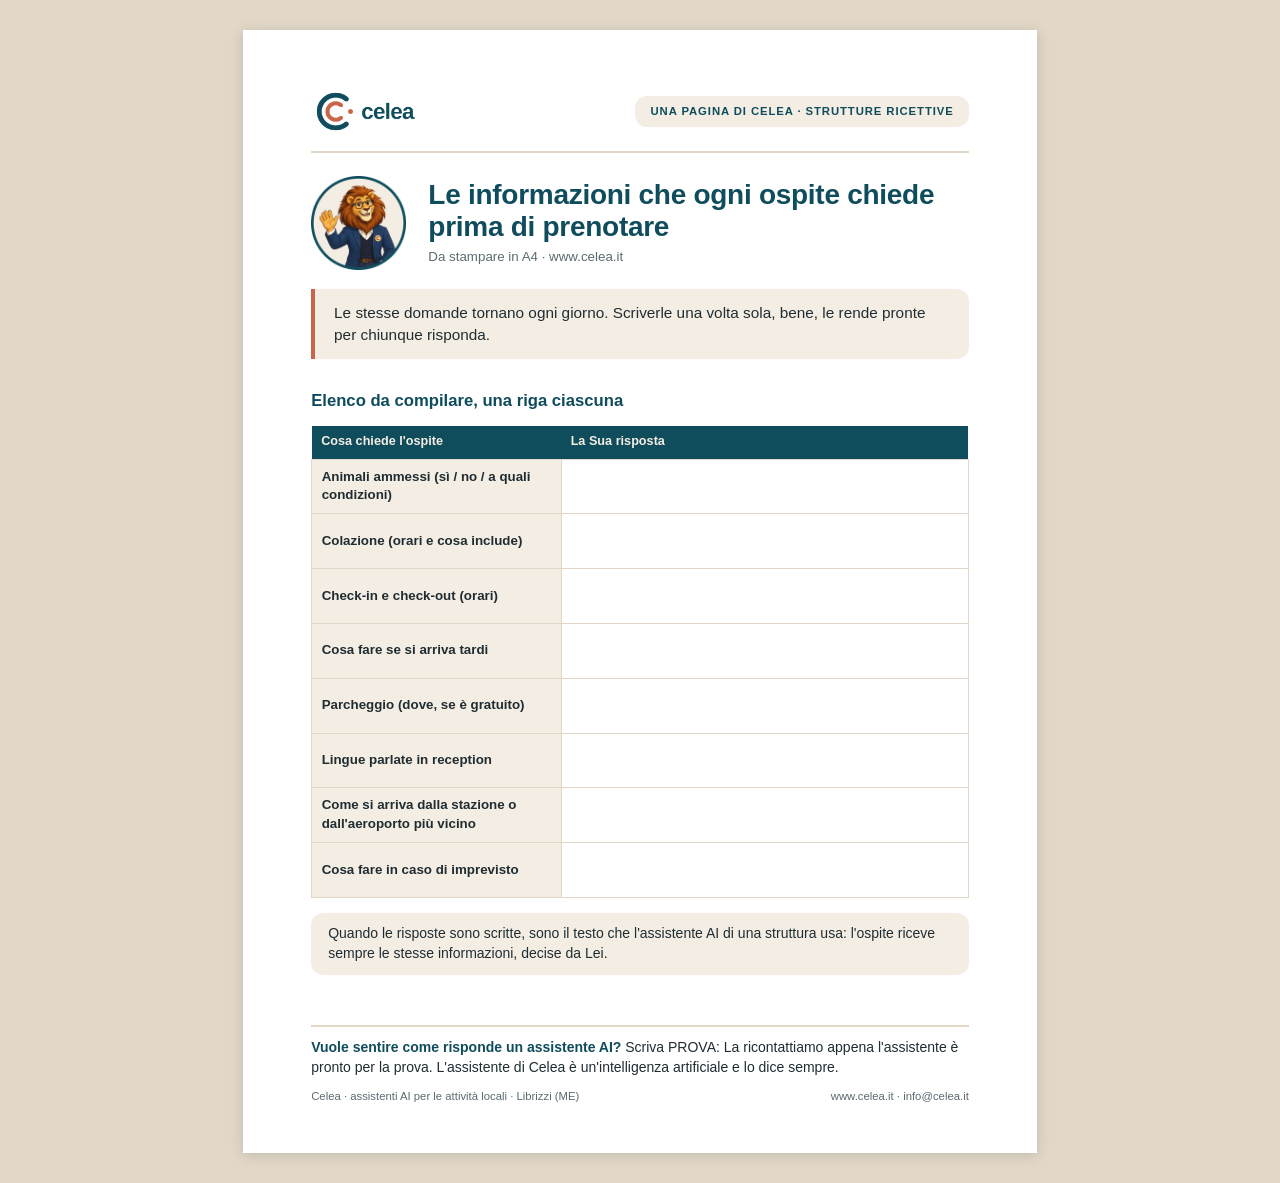
<file: guide/ospiti/index.html>
<!doctype html>
<html lang="it"><head><meta charset="utf-8">
<meta name="viewport" content="width=device-width, initial-scale=1">
<meta name="robots" content="noindex">
<title>Le informazioni che ogni ospite chiede prima di prenotare · Celea</title>
<style>
@page { size: A4; margin: 0; }
* { box-sizing: border-box; }
html, body { margin: 0; padding: 0; }
body { background: #E3D8C7; font-family: 'Source Sans 3', Helvetica, Arial, sans-serif; color: #1F2D33;
  font-size: 11pt; line-height: 1.42; -webkit-print-color-adjust: exact; print-color-adjust: exact; }
.foglio { width: 210mm; height: 297mm; margin: 0 auto; background: #FFFFFF; padding: 15mm 18mm 13mm;
  position: relative; overflow: hidden; display: flex; flex-direction: column; }
.testa { display: flex; align-items: center; justify-content: space-between; border-bottom: 2px solid #E3D8C7;
  padding-bottom: 4mm; }
.testa img.logo { height: 13mm; width: auto; }
.testa .etichetta { font-family: Manrope, Helvetica, Arial, sans-serif; font-weight: 700; font-size: 8.5pt;
  letter-spacing: .08em; text-transform: uppercase; color: #0F4C5C; background: #F4EDE3; border-radius: 12px;
  padding: 2mm 4mm; }
.titolo { display: flex; gap: 6mm; align-items: center; margin: 6mm 0 3mm; }
.titolo img { width: 25mm; height: 25mm; flex: none; }
h1 { font-family: Manrope, Helvetica, Arial, sans-serif; font-weight: 800; font-size: 21pt; line-height: 1.14;
  letter-spacing: -.01em; color: #0F4C5C; margin: 0; }
.sotto { color: #5B6B70; font-size: 10pt; margin-top: 1.5mm; }
.intro { background: #F4EDE3; border-left: 4px solid #C8664A; border-radius: 0 12px 12px 0; padding: 3.5mm 5mm;
  margin: 2mm 0 4mm; font-size: 11.5pt; }
h2 { font-family: Manrope, Helvetica, Arial, sans-serif; font-weight: 700; font-size: 12.5pt; color: #0F4C5C;
  margin: 4mm 0 1.8mm; }
ol, ul { margin: 0 0 2mm; padding-left: 6mm; }
li { margin-bottom: 1.3mm; }
p { margin: 0 0 2mm; }
.richiesta { border: 1.5px solid #0F4C5C; border-radius: 12px; padding: 3mm 4.5mm; margin: 1.5mm 0 2.5mm;
  font-size: 10.5pt; background: #FFFFFF; }
table { width: 100%; border-collapse: collapse; margin: 1.5mm 0 3mm; font-size: 10pt; }
th { background: #0F4C5C; color: #F4EDE3; font-family: Manrope, Helvetica, Arial, sans-serif; font-weight: 700;
  text-align: left; padding: 2mm 2.5mm; font-size: 9.5pt; }
td { border: 1px solid #E3D8C7; padding: 0 2.5mm; height: 8.4mm; vertical-align: middle; }
td.voce { background: #F4EDE3; font-weight: 600; width: 38%; }
.nota { background: #F4EDE3; border-radius: 12px; padding: 3mm 4.5mm; margin: 1mm 0 2mm; font-size: 10.5pt; }
.spazio { flex: 1; }
.chiusa { border-top: 2px solid #E3D8C7; padding-top: 3mm; font-size: 10.5pt; }
.chiusa b { color: #0F4C5C; }
.piede { margin-top: 2.5mm; display: flex; justify-content: space-between; color: #5B6B70; font-size: 8.5pt; }
.piccolo { color: #5B6B70; font-size: 9pt; }
@media screen { .foglio { margin: 8mm auto; box-shadow: 0 2px 12px rgba(10,52,64,.18); } }
@media screen and (max-width: 820px) { body { background: #fff; }
  .foglio { width: auto; height: auto; margin: 0; padding: 20px 16px; box-shadow: none; }
  .titolo img { width: 64px; height: 64px; } h1 { font-size: 22px; } table { font-size: 13px; } }
td{height:14.5mm}</style></head>
<body><main class="foglio">
<header class="testa"><img class="logo" src="[data-uri]" alt="celea"><span class="etichetta">Una pagina di Celea · Strutture ricettive</span></header>
<div class="titolo"><img src="[data-uri]" alt="Celeo, la mascotte di Celea"><div><h1>Le informazioni che ogni ospite chiede prima di prenotare</h1>
<div class="sotto">Da stampare in A4 · www.celea.it</div></div></div>
<div class="intro">Le stesse domande tornano ogni giorno. Scriverle una volta sola, bene, le rende pronte per chiunque risponda.</div>
<h2>Elenco da compilare, una riga ciascuna</h2><table><thead><tr><th>Cosa chiede l'ospite</th><th>La Sua risposta</th></tr></thead><tbody><tr><td class=voce>Animali ammessi (sì / no / a quali condizioni)</td><td></td></tr><tr><td class=voce>Colazione (orari e cosa include)</td><td></td></tr><tr><td class=voce>Check-in e check-out (orari)</td><td></td></tr><tr><td class=voce>Cosa fare se si arriva tardi</td><td></td></tr><tr><td class=voce>Parcheggio (dove, se è gratuito)</td><td></td></tr><tr><td class=voce>Lingue parlate in reception</td><td></td></tr><tr><td class=voce>Come si arriva dalla stazione o dall'aeroporto più vicino</td><td></td></tr><tr><td class=voce>Cosa fare in caso di imprevisto</td><td></td></tr></tbody></table><div class=nota>Quando le risposte sono scritte, sono il testo che l'assistente AI di una struttura usa: l'ospite riceve sempre le stesse informazioni, decise da Lei.</div>
<div class="spazio"></div>
<div class="chiusa"><b>Vuole sentire come risponde un assistente AI?</b> Scriva PROVA: La ricontattiamo appena l'assistente è pronto per la prova. L'assistente di Celea è un'intelligenza artificiale e lo dice sempre.</div>
<footer class="piede"><span>Celea · assistenti AI per le attività locali · Librizzi (ME)</span><span>www.celea.it · info@celea.it</span></footer>
</main></body></html>
</file>
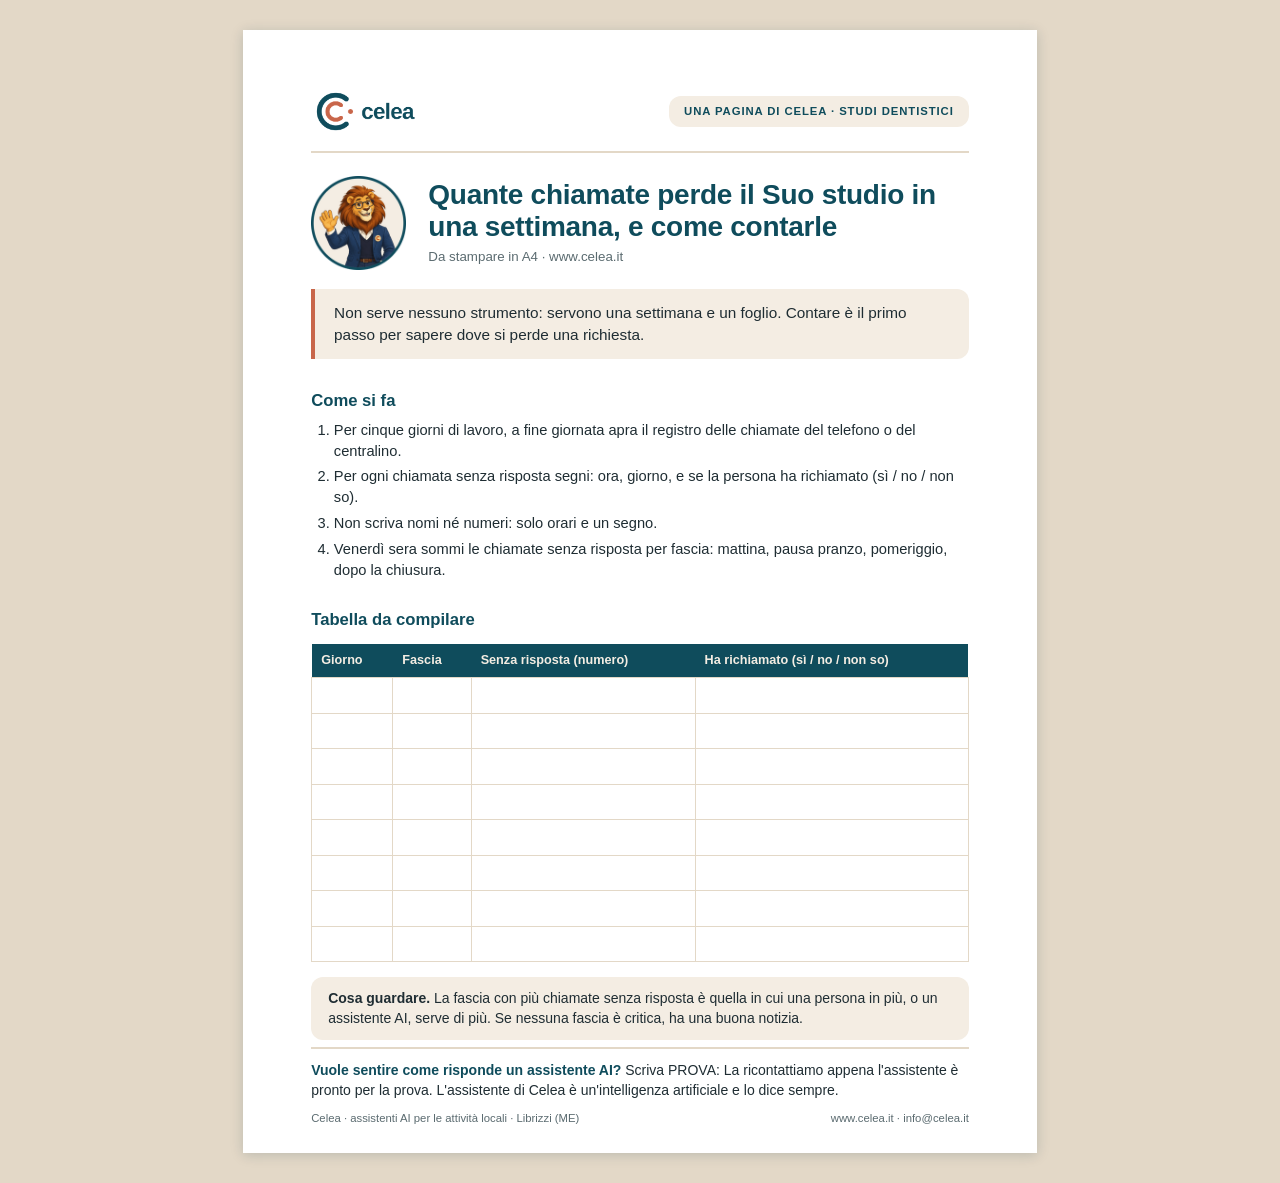
<file: guide/studio/index.html>
<!doctype html>
<html lang="it"><head><meta charset="utf-8">
<meta name="viewport" content="width=device-width, initial-scale=1">
<meta name="robots" content="noindex">
<title>Quante chiamate perde il Suo studio in una settimana, e come contarle · Celea</title>
<style>
@page { size: A4; margin: 0; }
* { box-sizing: border-box; }
html, body { margin: 0; padding: 0; }
body { background: #E3D8C7; font-family: 'Source Sans 3', Helvetica, Arial, sans-serif; color: #1F2D33;
  font-size: 11pt; line-height: 1.42; -webkit-print-color-adjust: exact; print-color-adjust: exact; }
.foglio { width: 210mm; height: 297mm; margin: 0 auto; background: #FFFFFF; padding: 15mm 18mm 13mm;
  position: relative; overflow: hidden; display: flex; flex-direction: column; }
.testa { display: flex; align-items: center; justify-content: space-between; border-bottom: 2px solid #E3D8C7;
  padding-bottom: 4mm; }
.testa img.logo { height: 13mm; width: auto; }
.testa .etichetta { font-family: Manrope, Helvetica, Arial, sans-serif; font-weight: 700; font-size: 8.5pt;
  letter-spacing: .08em; text-transform: uppercase; color: #0F4C5C; background: #F4EDE3; border-radius: 12px;
  padding: 2mm 4mm; }
.titolo { display: flex; gap: 6mm; align-items: center; margin: 6mm 0 3mm; }
.titolo img { width: 25mm; height: 25mm; flex: none; }
h1 { font-family: Manrope, Helvetica, Arial, sans-serif; font-weight: 800; font-size: 21pt; line-height: 1.14;
  letter-spacing: -.01em; color: #0F4C5C; margin: 0; }
.sotto { color: #5B6B70; font-size: 10pt; margin-top: 1.5mm; }
.intro { background: #F4EDE3; border-left: 4px solid #C8664A; border-radius: 0 12px 12px 0; padding: 3.5mm 5mm;
  margin: 2mm 0 4mm; font-size: 11.5pt; }
h2 { font-family: Manrope, Helvetica, Arial, sans-serif; font-weight: 700; font-size: 12.5pt; color: #0F4C5C;
  margin: 4mm 0 1.8mm; }
ol, ul { margin: 0 0 2mm; padding-left: 6mm; }
li { margin-bottom: 1.3mm; }
p { margin: 0 0 2mm; }
.richiesta { border: 1.5px solid #0F4C5C; border-radius: 12px; padding: 3mm 4.5mm; margin: 1.5mm 0 2.5mm;
  font-size: 10.5pt; background: #FFFFFF; }
table { width: 100%; border-collapse: collapse; margin: 1.5mm 0 3mm; font-size: 10pt; }
th { background: #0F4C5C; color: #F4EDE3; font-family: Manrope, Helvetica, Arial, sans-serif; font-weight: 700;
  text-align: left; padding: 2mm 2.5mm; font-size: 9.5pt; }
td { border: 1px solid #E3D8C7; padding: 0 2.5mm; height: 8.4mm; vertical-align: middle; }
td.voce { background: #F4EDE3; font-weight: 600; width: 38%; }
.nota { background: #F4EDE3; border-radius: 12px; padding: 3mm 4.5mm; margin: 1mm 0 2mm; font-size: 10.5pt; }
.spazio { flex: 1; }
.chiusa { border-top: 2px solid #E3D8C7; padding-top: 3mm; font-size: 10.5pt; }
.chiusa b { color: #0F4C5C; }
.piede { margin-top: 2.5mm; display: flex; justify-content: space-between; color: #5B6B70; font-size: 8.5pt; }
.piccolo { color: #5B6B70; font-size: 9pt; }
@media screen { .foglio { margin: 8mm auto; box-shadow: 0 2px 12px rgba(10,52,64,.18); } }
@media screen and (max-width: 820px) { body { background: #fff; }
  .foglio { width: auto; height: auto; margin: 0; padding: 20px 16px; box-shadow: none; }
  .titolo img { width: 64px; height: 64px; } h1 { font-size: 22px; } table { font-size: 13px; } }
td{height:9.4mm}</style></head>
<body><main class="foglio">
<header class="testa"><img class="logo" src="[data-uri]" alt="celea"><span class="etichetta">Una pagina di Celea · Studi dentistici</span></header>
<div class="titolo"><img src="[data-uri]" alt="Celeo, la mascotte di Celea"><div><h1>Quante chiamate perde il Suo studio in una settimana, e come contarle</h1>
<div class="sotto">Da stampare in A4 · www.celea.it</div></div></div>
<div class="intro">Non serve nessuno strumento: servono una settimana e un foglio. Contare è il primo passo per sapere dove si perde una richiesta.</div>
<h2>Come si fa</h2><ol><li>Per cinque giorni di lavoro, a fine giornata apra il registro delle chiamate del telefono o del centralino.</li><li>Per ogni chiamata senza risposta segni: ora, giorno, e se la persona ha richiamato (sì / no / non so).</li><li>Non scriva nomi né numeri: solo orari e un segno.</li><li>Venerdì sera sommi le chiamate senza risposta per fascia: mattina, pausa pranzo, pomeriggio, dopo la chiusura.</li></ol><h2>Tabella da compilare</h2><table><thead><tr><th>Giorno</th><th>Fascia</th><th>Senza risposta (numero)</th><th>Ha richiamato (sì / no / non so)</th></tr></thead><tbody><tr><td></td><td></td><td></td><td></td></tr><tr><td></td><td></td><td></td><td></td></tr><tr><td></td><td></td><td></td><td></td></tr><tr><td></td><td></td><td></td><td></td></tr><tr><td></td><td></td><td></td><td></td></tr><tr><td></td><td></td><td></td><td></td></tr><tr><td></td><td></td><td></td><td></td></tr><tr><td></td><td></td><td></td><td></td></tr></tbody></table><div class=nota><b>Cosa guardare.</b> La fascia con più chiamate senza risposta è quella in cui una persona in più, o un assistente AI, serve di più. Se nessuna fascia è critica, ha una buona notizia.</div>
<div class="spazio"></div>
<div class="chiusa"><b>Vuole sentire come risponde un assistente AI?</b> Scriva PROVA: La ricontattiamo appena l'assistente è pronto per la prova. L'assistente di Celea è un'intelligenza artificiale e lo dice sempre.</div>
<footer class="piede"><span>Celea · assistenti AI per le attività locali · Librizzi (ME)</span><span>www.celea.it · info@celea.it</span></footer>
</main></body></html>
</file>
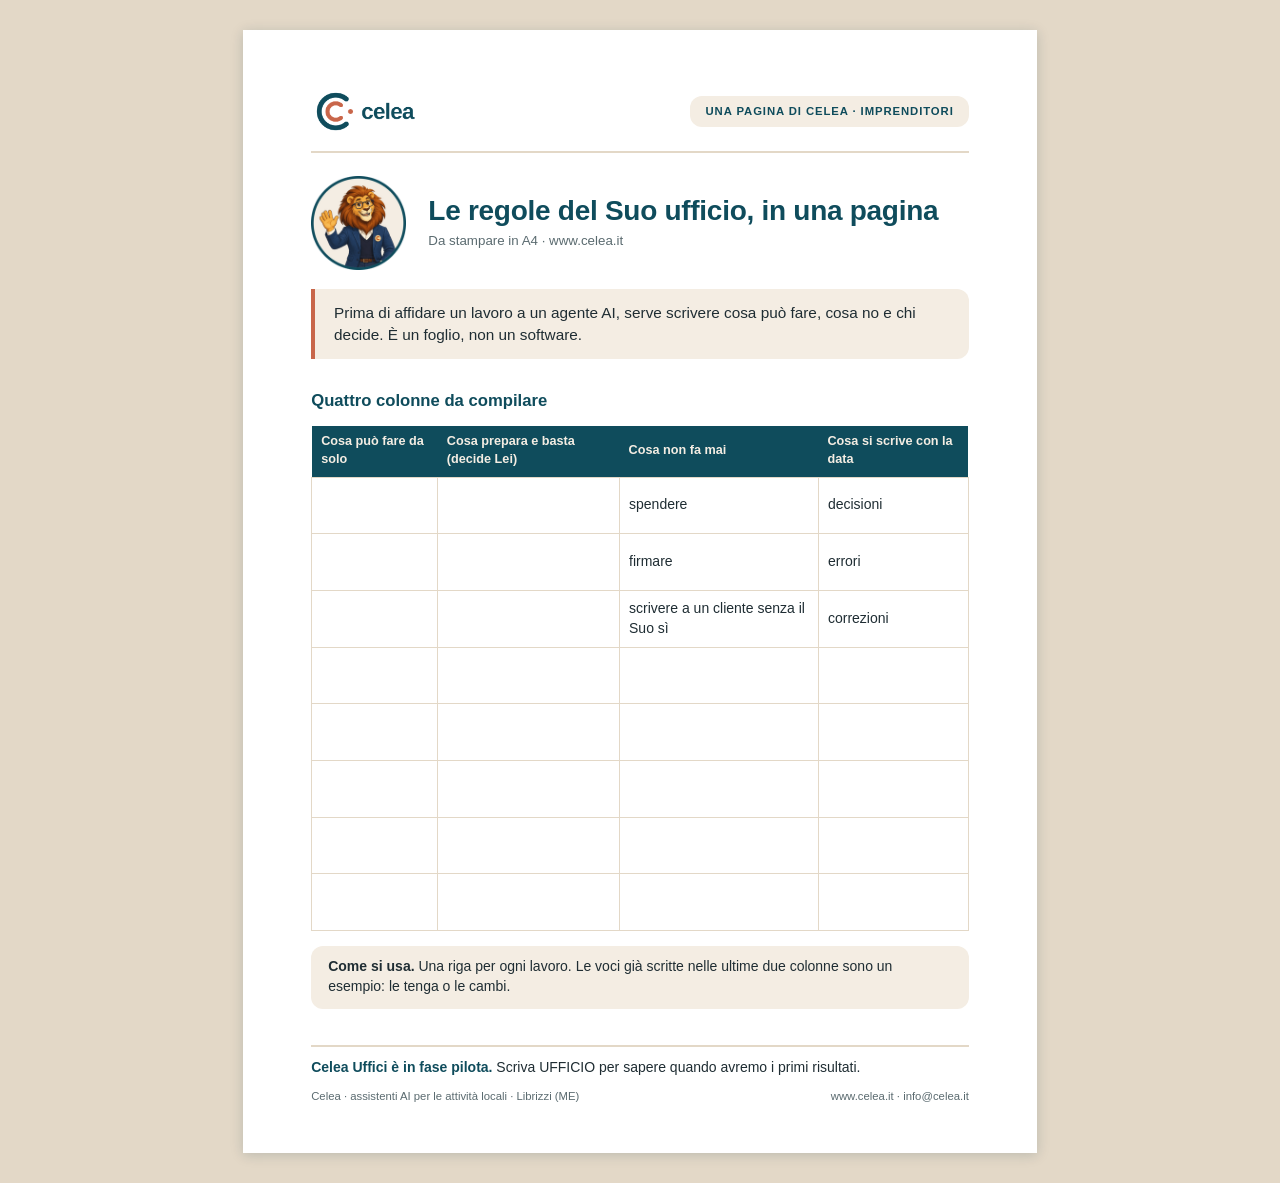
<file: guide/ufficio/index.html>
<!doctype html>
<html lang="it"><head><meta charset="utf-8">
<meta name="viewport" content="width=device-width, initial-scale=1">
<meta name="robots" content="noindex">
<title>Le regole del Suo ufficio, in una pagina · Celea</title>
<style>
@page { size: A4; margin: 0; }
* { box-sizing: border-box; }
html, body { margin: 0; padding: 0; }
body { background: #E3D8C7; font-family: 'Source Sans 3', Helvetica, Arial, sans-serif; color: #1F2D33;
  font-size: 11pt; line-height: 1.42; -webkit-print-color-adjust: exact; print-color-adjust: exact; }
.foglio { width: 210mm; height: 297mm; margin: 0 auto; background: #FFFFFF; padding: 15mm 18mm 13mm;
  position: relative; overflow: hidden; display: flex; flex-direction: column; }
.testa { display: flex; align-items: center; justify-content: space-between; border-bottom: 2px solid #E3D8C7;
  padding-bottom: 4mm; }
.testa img.logo { height: 13mm; width: auto; }
.testa .etichetta { font-family: Manrope, Helvetica, Arial, sans-serif; font-weight: 700; font-size: 8.5pt;
  letter-spacing: .08em; text-transform: uppercase; color: #0F4C5C; background: #F4EDE3; border-radius: 12px;
  padding: 2mm 4mm; }
.titolo { display: flex; gap: 6mm; align-items: center; margin: 6mm 0 3mm; }
.titolo img { width: 25mm; height: 25mm; flex: none; }
h1 { font-family: Manrope, Helvetica, Arial, sans-serif; font-weight: 800; font-size: 21pt; line-height: 1.14;
  letter-spacing: -.01em; color: #0F4C5C; margin: 0; }
.sotto { color: #5B6B70; font-size: 10pt; margin-top: 1.5mm; }
.intro { background: #F4EDE3; border-left: 4px solid #C8664A; border-radius: 0 12px 12px 0; padding: 3.5mm 5mm;
  margin: 2mm 0 4mm; font-size: 11.5pt; }
h2 { font-family: Manrope, Helvetica, Arial, sans-serif; font-weight: 700; font-size: 12.5pt; color: #0F4C5C;
  margin: 4mm 0 1.8mm; }
ol, ul { margin: 0 0 2mm; padding-left: 6mm; }
li { margin-bottom: 1.3mm; }
p { margin: 0 0 2mm; }
.richiesta { border: 1.5px solid #0F4C5C; border-radius: 12px; padding: 3mm 4.5mm; margin: 1.5mm 0 2.5mm;
  font-size: 10.5pt; background: #FFFFFF; }
table { width: 100%; border-collapse: collapse; margin: 1.5mm 0 3mm; font-size: 10pt; }
th { background: #0F4C5C; color: #F4EDE3; font-family: Manrope, Helvetica, Arial, sans-serif; font-weight: 700;
  text-align: left; padding: 2mm 2.5mm; font-size: 9.5pt; }
td { border: 1px solid #E3D8C7; padding: 0 2.5mm; height: 8.4mm; vertical-align: middle; }
td.voce { background: #F4EDE3; font-weight: 600; width: 38%; }
.nota { background: #F4EDE3; border-radius: 12px; padding: 3mm 4.5mm; margin: 1mm 0 2mm; font-size: 10.5pt; }
.spazio { flex: 1; }
.chiusa { border-top: 2px solid #E3D8C7; padding-top: 3mm; font-size: 10.5pt; }
.chiusa b { color: #0F4C5C; }
.piede { margin-top: 2.5mm; display: flex; justify-content: space-between; color: #5B6B70; font-size: 8.5pt; }
.piccolo { color: #5B6B70; font-size: 9pt; }
@media screen { .foglio { margin: 8mm auto; box-shadow: 0 2px 12px rgba(10,52,64,.18); } }
@media screen and (max-width: 820px) { body { background: #fff; }
  .foglio { width: auto; height: auto; margin: 0; padding: 20px 16px; box-shadow: none; }
  .titolo img { width: 64px; height: 64px; } h1 { font-size: 22px; } table { font-size: 13px; } }
td{height:15mm} table{font-size:10.5pt}</style></head>
<body><main class="foglio">
<header class="testa"><img class="logo" src="[data-uri]" alt="celea"><span class="etichetta">Una pagina di Celea · Imprenditori</span></header>
<div class="titolo"><img src="[data-uri]" alt="Celeo, la mascotte di Celea"><div><h1>Le regole del Suo ufficio, in una pagina</h1>
<div class="sotto">Da stampare in A4 · www.celea.it</div></div></div>
<div class="intro">Prima di affidare un lavoro a un agente AI, serve scrivere cosa può fare, cosa no e chi decide. È un foglio, non un software.</div>
<h2>Quattro colonne da compilare</h2><table><thead><tr><th>Cosa può fare da solo</th><th>Cosa prepara e basta (decide Lei)</th><th>Cosa non fa mai</th><th>Cosa si scrive con la data</th></tr></thead><tbody><tr><td></td><td></td><td>spendere</td><td>decisioni</td></tr><tr><td></td><td></td><td>firmare</td><td>errori</td></tr><tr><td></td><td></td><td>scrivere a un cliente senza il Suo sì</td><td>correzioni</td></tr><tr><td></td><td></td><td></td><td></td></tr><tr><td></td><td></td><td></td><td></td></tr><tr><td></td><td></td><td></td><td></td></tr><tr><td></td><td></td><td></td><td></td></tr><tr><td></td><td></td><td></td><td></td></tr></tbody></table><div class=nota><b>Come si usa.</b> Una riga per ogni lavoro. Le voci già scritte nelle ultime due colonne sono un esempio: le tenga o le cambi.</div>
<div class="spazio"></div>
<div class="chiusa"><b>Celea Uffici è in fase pilota.</b> Scriva UFFICIO per sapere quando avremo i primi risultati.</div>
<footer class="piede"><span>Celea · assistenti AI per le attività locali · Librizzi (ME)</span><span>www.celea.it · info@celea.it</span></footer>
</main></body></html>
</file>
